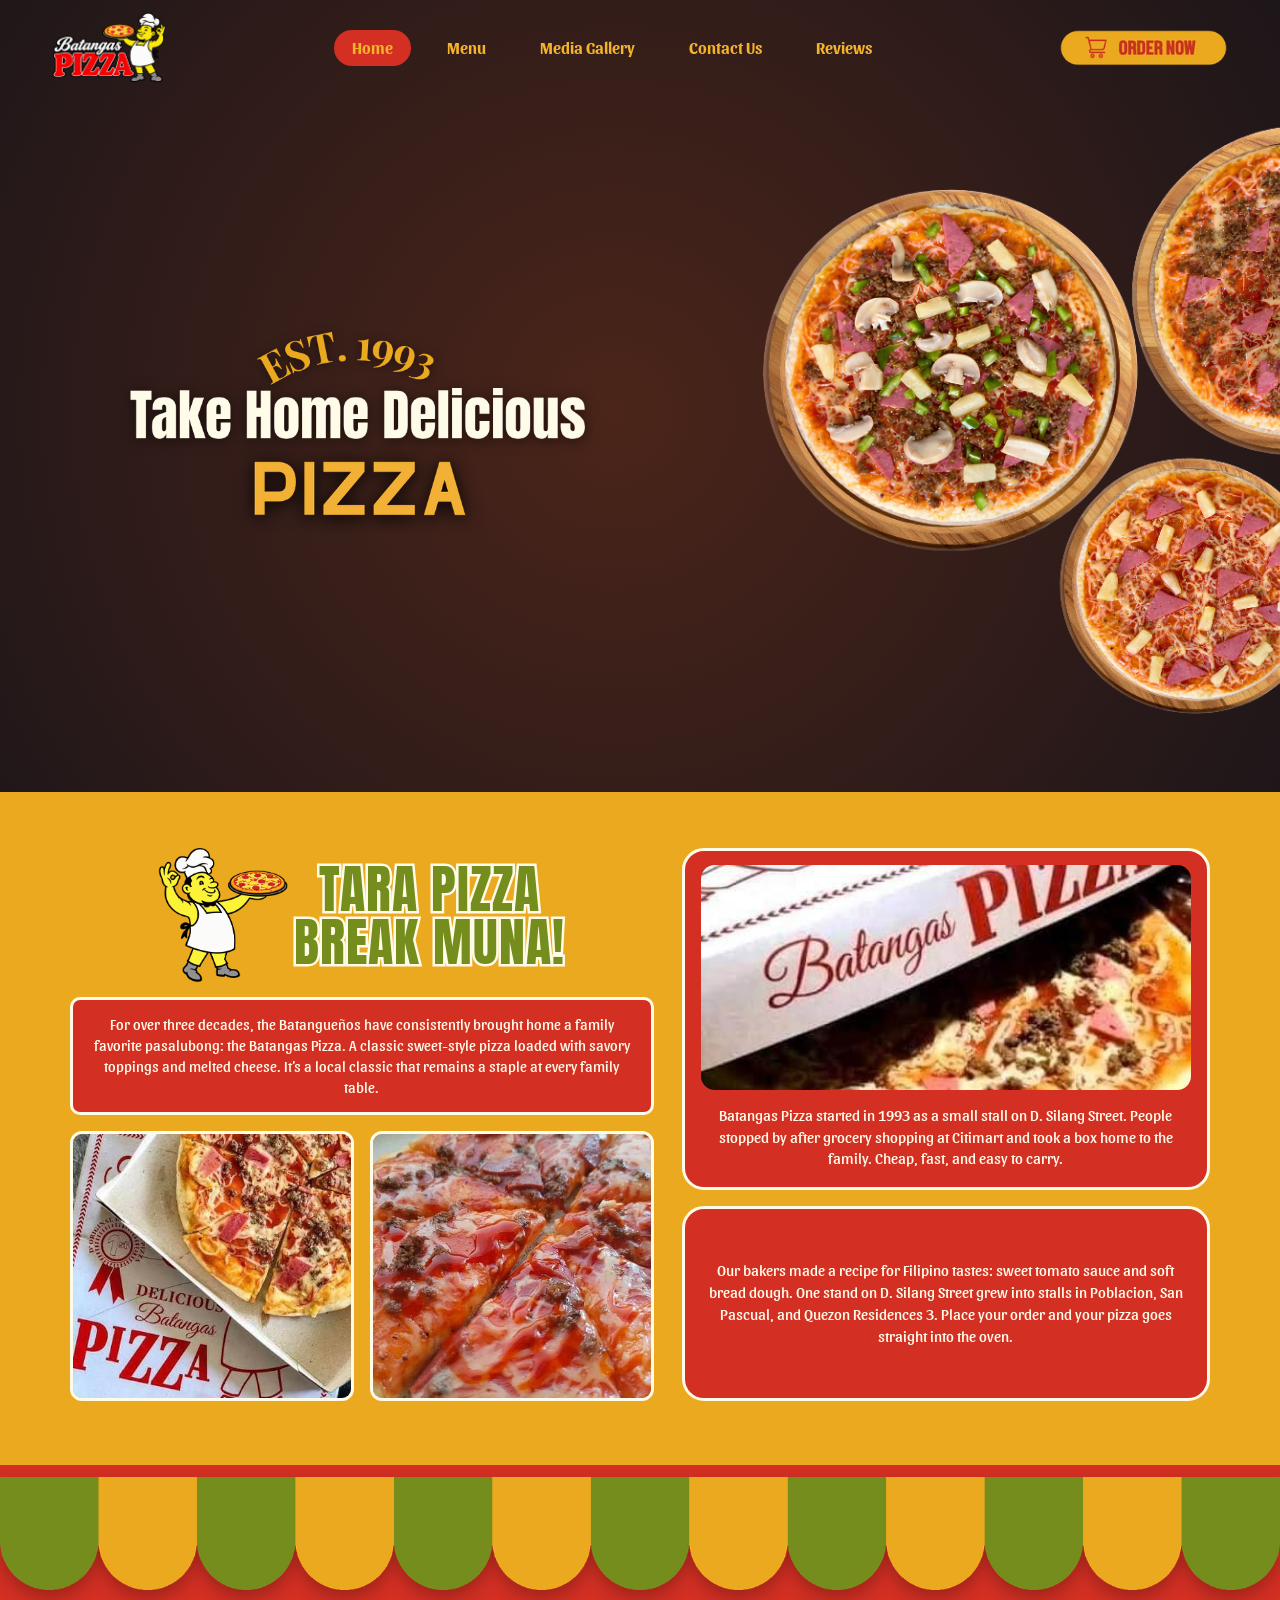
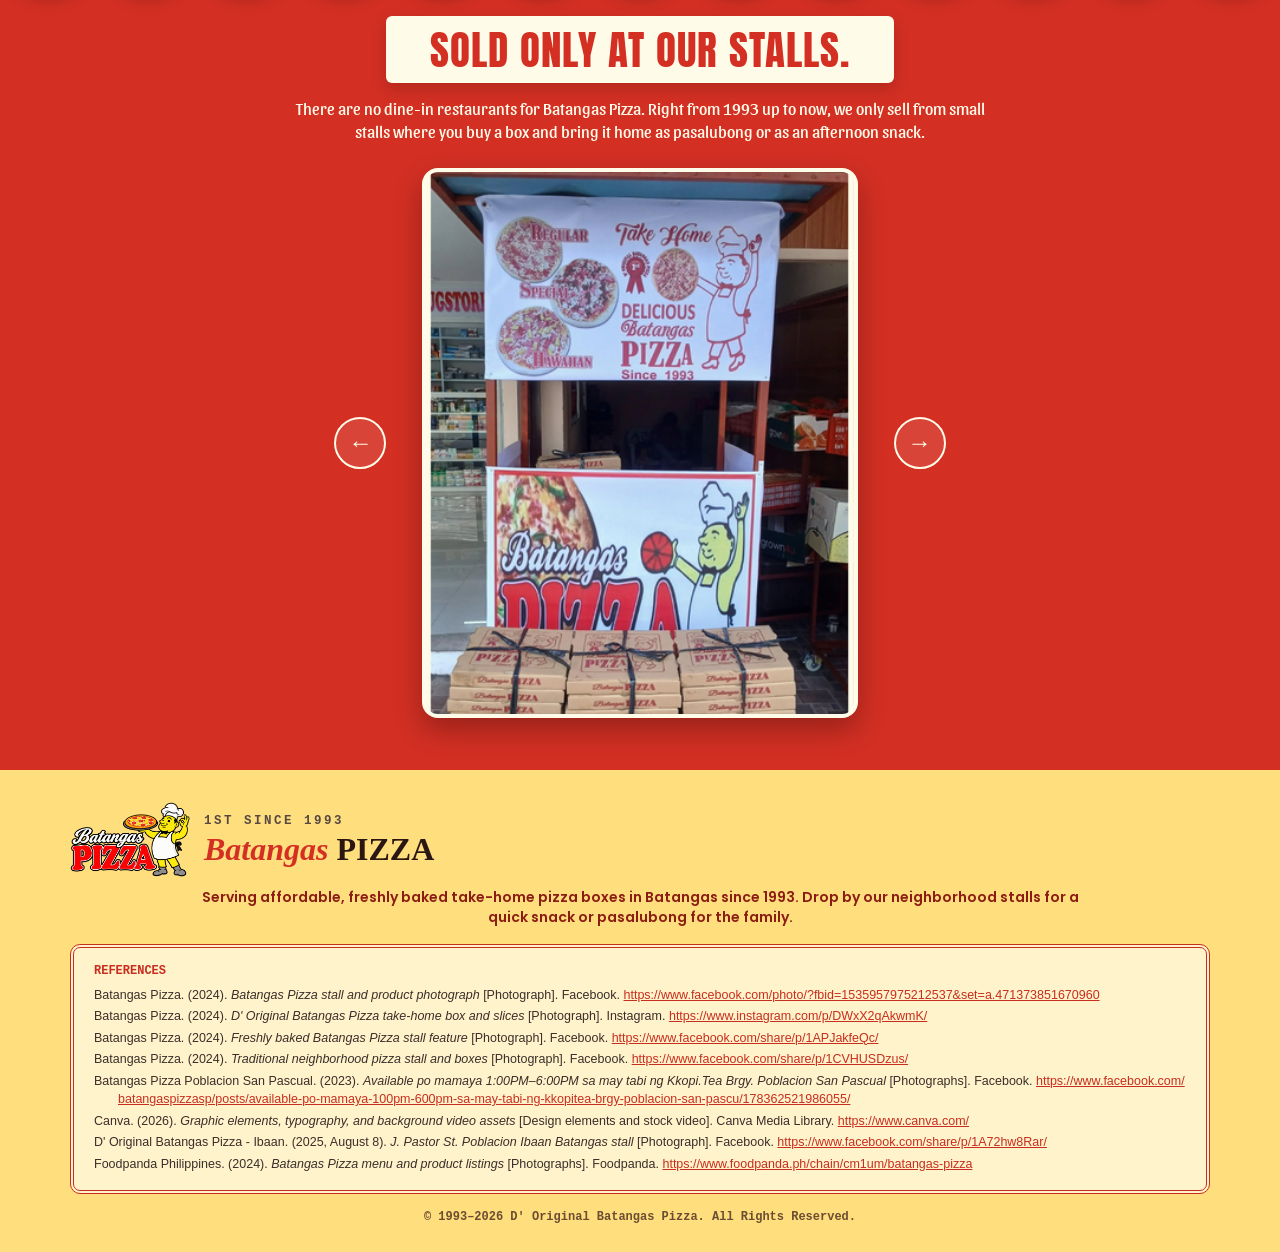
<file: index.html>
<!DOCTYPE html>
<!--Machine Problem 1-->

<html lang="en">
    <head>
        <meta charset="UTF-8">
        <meta name="viewport" content="width=device-width, initial-scale=1.0">
        <title>Batangas Pizza</title>
        <link rel="stylesheet" href="css/style.css">
        <script src= "https://code.jquery.com/jquery-3.7.1.min.js"></script>
        <script src="js/script.js"></script>
    </head>
    <body>

        <header class="iHeader" id="iHeader">
            <div class="headerInner">
                <a href="index.html" class="navLogo">
                    <img src="assets/images/index/logo.png" alt="Batangas Pizza Logo">
                </a>

                <nav class="iNavi">
                    <a href="index.html" class="activeNav">Home</a>
                    <a href="menu.html">Menu</a>
                    <a href="gallery.html">Media Gallery</a>
                    <a href="contact.html">Contact Us</a>
                    <a href="reviews.html">Reviews</a>
                </nav>

                <a href="menu.html" class="orderBtn">
                    <img src="assets/images/index/homeOrder.png" alt= "Order Now">
                </a>
            </div>
        </header>

        <main>

            <section class="heroSection">
                <video class="heroVideo" autoplay muted loop playsinline>
                    <source src="assets/images/index/homeBg1.mp4" type= "video/mp4">
                </video>
                <div class="heroOverlay"></div>

                <div class="heroContent">
                    <div class="heroLeft">
                        <img src="assets/images/index/homeEst.png" alt= "Est. 1993 Take Home Delicious" class="estImg" id="estImg">
                        <div class="batsWrap" id="batsWrap">
                            <img src="assets/images/index/homeBats.png" alt="Batangas" class="batsImg" id="batsImg">
                        </div>
                        <img src="assets/images/index/homePizza.png" alt="Pizza" class="pizzaImg" id="pizzaImg">
                    </div>

                    <div class="heroRight">
                        <img src="assets/images/index/homeThree.png" alt="Three Batangas Pizzas on Wooden Boards" class="threePizzas" id="threePizzas">
                    </div>
                </div>
            </section>

            <section class="taraSection" id="taraSection">
                <div class="taraContainer">
                    <div class="taraLeft">
                        <div class="taraHeader" id="taraHeader">
                            <img src="assets/images/index/h2Chef.png" alt="Batangas Pizza Chef Mascot" class="chefImg">
                            <h2 class="taraCssTitle">TARA PIZZA<br>BREAK MUNA!</h2>
                        </div>

                        <div class="taraBannerBox" id="taraBannerBox">
                            <p>
                                For over three decades, the Batangueños have consistently brought home a family favorite pasalubong: the Batangas Pizza. A classic sweet-style pizza loaded with savory toppings and melted cheese. It’s a local classic that remains a staple at every family table.
                            </p>
                        </div>

                        <div class="taraPhotosRow" id="taraPhotosRow">
                            <div class="taraPhotoBox">
                                <img src="assets/images/index/h2pizza1.png" alt="Batangas Pizza Box and Slices">
                            </div>
                            <div class="taraPhotoBox">
                                <img src="assets/images/index/h2pizza2.png" alt="Close-up of Batangas Pizza with Sweet Sauce">
                            </div>
                        </div>
                    </div>

                    <div class="taraRight">
                        <div class="storyCardTop" id="storyCardTop">
                            <div class="storyTopImgWrap">
                                <img src="assets/images/index/h2pizza3.png" alt="Freshly Baked Batangas Pizza in Box">
                            </div>
                            <p>
                                Batangas Pizza started in 1993 as a small stall on D. Silang Street. People stopped by after grocery shopping at Citimart and took a box home to the family. Cheap, fast, and easy to carry.
                            </p>
                        </div>

                        <div class="storyCardBot" id="storyCardBot">
                            <p>
                                Our bakers made a recipe for Filipino tastes: sweet tomato sauce and soft bread dough. One stand on D. Silang Street grew into stalls in Poblacion, San Pascual, and Quezon Residences 3. Place your order and your pizza goes straight into the oven.
                            </p>
                        </div>
                    </div>
                </div>
            </section>

            <section class="stallSection">
                <div class="awningStrip">
                    <img src="assets/images/index/h3Store.png" alt="Scalloped Stall Awning">
                </div>

                <div class="stallContent">
                    <div class="stallBanner">
                        <h2>SOLD ONLY AT OUR STALLS.</h2>
                    </div>

                    <p class="stallDesc">
                        There are no dine-in restaurants for Batangas Pizza. Right from 1993 up to now, we only sell from small stalls where you buy a box and bring it home as pasalubong or as an afternoon snack.
                    </p>

                    <div class= "stallCarousel">
                        <button type="button" class="arrowBtn" id="prevStallBtn" aria-label="Previous stall photo">&#8592;</button>

                        <div class= "stallFrame">
                            <img src="assets/images/index/h3stall1.png" alt="Batangas Pizza Stall 1" class="stallSlideImg">
                            <img src="assets/images/index/h3stall2.png" alt="Batangas Pizza Stall 2" class="stallSlideImg hiddenLayer">
                            <img src="assets/images/index/h3stall3.jpg" alt="Batangas Pizza Stall 3" class="stallSlideImg hiddenLayer">
                            <img src="assets/images/index/h3stall4.jpg" alt="Batangas Pizza Stall 4" class="stallSlideImg hiddenLayer">
                        </div>

                        <button type= "button" class="arrowBtn" id="nextStallBtn" aria-label="Next stall photo">&#8594;</button>
                    </div>
                </div>
            </section>

        </main>

        <footer class="iFooter">
            <div class="footerTop">
                <div class="footerBrand">
                    <div class="branding">
                        <img src="assets/images/index/logo.png" alt="Batangas Pizza Logo">
                        <div class="bText">
                            <span class="estText">1ST SINCE 1993</span>
                            <span class="bName"><em>Batangas</em> PIZZA</span>
                        </div>
                    </div>
                    <p class="footerTagline">
                        Serving affordable, freshly baked take-home pizza boxes in Batangas since 1993. Drop by our neighborhood stalls for a quick snack or pasalubong for the family.
                    </p>
                </div>
            </div>

            <div class="apaBox">
                <h4>References</h4>
                <ul class="apaList">
                    <li>Batangas Pizza. (2024). <em>Batangas Pizza stall and product photograph</em> [Photograph]. Facebook. <a href="https://www.facebook.com/photo/?fbid=1535957975212537&amp;set=a.471373851670960" target="_blank">https://www.facebook.com/photo/?fbid=1535957975212537&amp;set=a.471373851670960</a></li>
                    <li>Batangas Pizza. (2024). <em>D' Original Batangas Pizza take-home box and slices</em> [Photograph]. Instagram. <a href="https://www.instagram.com/p/DWxX2qAkwmK/" target="_blank">https://www.instagram.com/p/DWxX2qAkwmK/</a></li>
                    <li>Batangas Pizza. (2024). <em>Freshly baked Batangas Pizza stall feature</em> [Photograph]. Facebook. <a href="https://www.facebook.com/share/p/1APJakfeQc/" target="_blank">https://www.facebook.com/share/p/1APJakfeQc/</a></li>
                    <li>Batangas Pizza. (2024). <em>Traditional neighborhood pizza stall and boxes</em> [Photograph]. Facebook. <a href="https://www.facebook.com/share/p/1CVHUSDzus/" target="_blank">https://www.facebook.com/share/p/1CVHUSDzus/</a></li>
                    <li>Batangas Pizza Poblacion San Pascual. (2023). <em>Available po mamaya 1:00PM–6:00PM sa may tabi ng Kkopi.Tea Brgy. Poblacion San Pascual</em> [Photographs]. Facebook. <a href="https://www.facebook.com/batangaspizzasp/posts/available-po-mamaya-100pm-600pm-sa-may-tabi-ng-kkopitea-brgy-poblacion-san-pascu/178362521986055/" target="_blank">https://www.facebook.com/batangaspizzasp/posts/available-po-mamaya-100pm-600pm-sa-may-tabi-ng-kkopitea-brgy-poblacion-san-pascu/178362521986055/</a></li>
                    <li>Canva. (2026). <em>Graphic elements, typography, and background video assets</em> [Design elements and stock video]. Canva Media Library. <a href="https://www.canva.com/" target="_blank">https://www.canva.com/</a></li>
                    <li>D' Original Batangas Pizza - Ibaan. (2025, August 8). <em>J. Pastor St. Poblacion Ibaan Batangas stall</em> [Photograph]. Facebook. <a href="https://www.facebook.com/share/p/1A72hw8Rar/" target="_blank">https://www.facebook.com/share/p/1A72hw8Rar/</a></li>
                    <li>Foodpanda Philippines. (2024). <em>Batangas Pizza menu and product listings</em> [Photographs]. Foodpanda. <a href="https://www.foodpanda.ph/chain/cm1um/batangas-pizza" target="_blank">https://www.foodpanda.ph/chain/cm1um/batangas-pizza</a></li>
                </ul>
            </div>

            <div class="copyright">
                <span>© 1993–2026 D' Original Batangas Pizza. All Rights Reserved.</span>
            </div>
        </footer>

    </body>
</html>
</file>
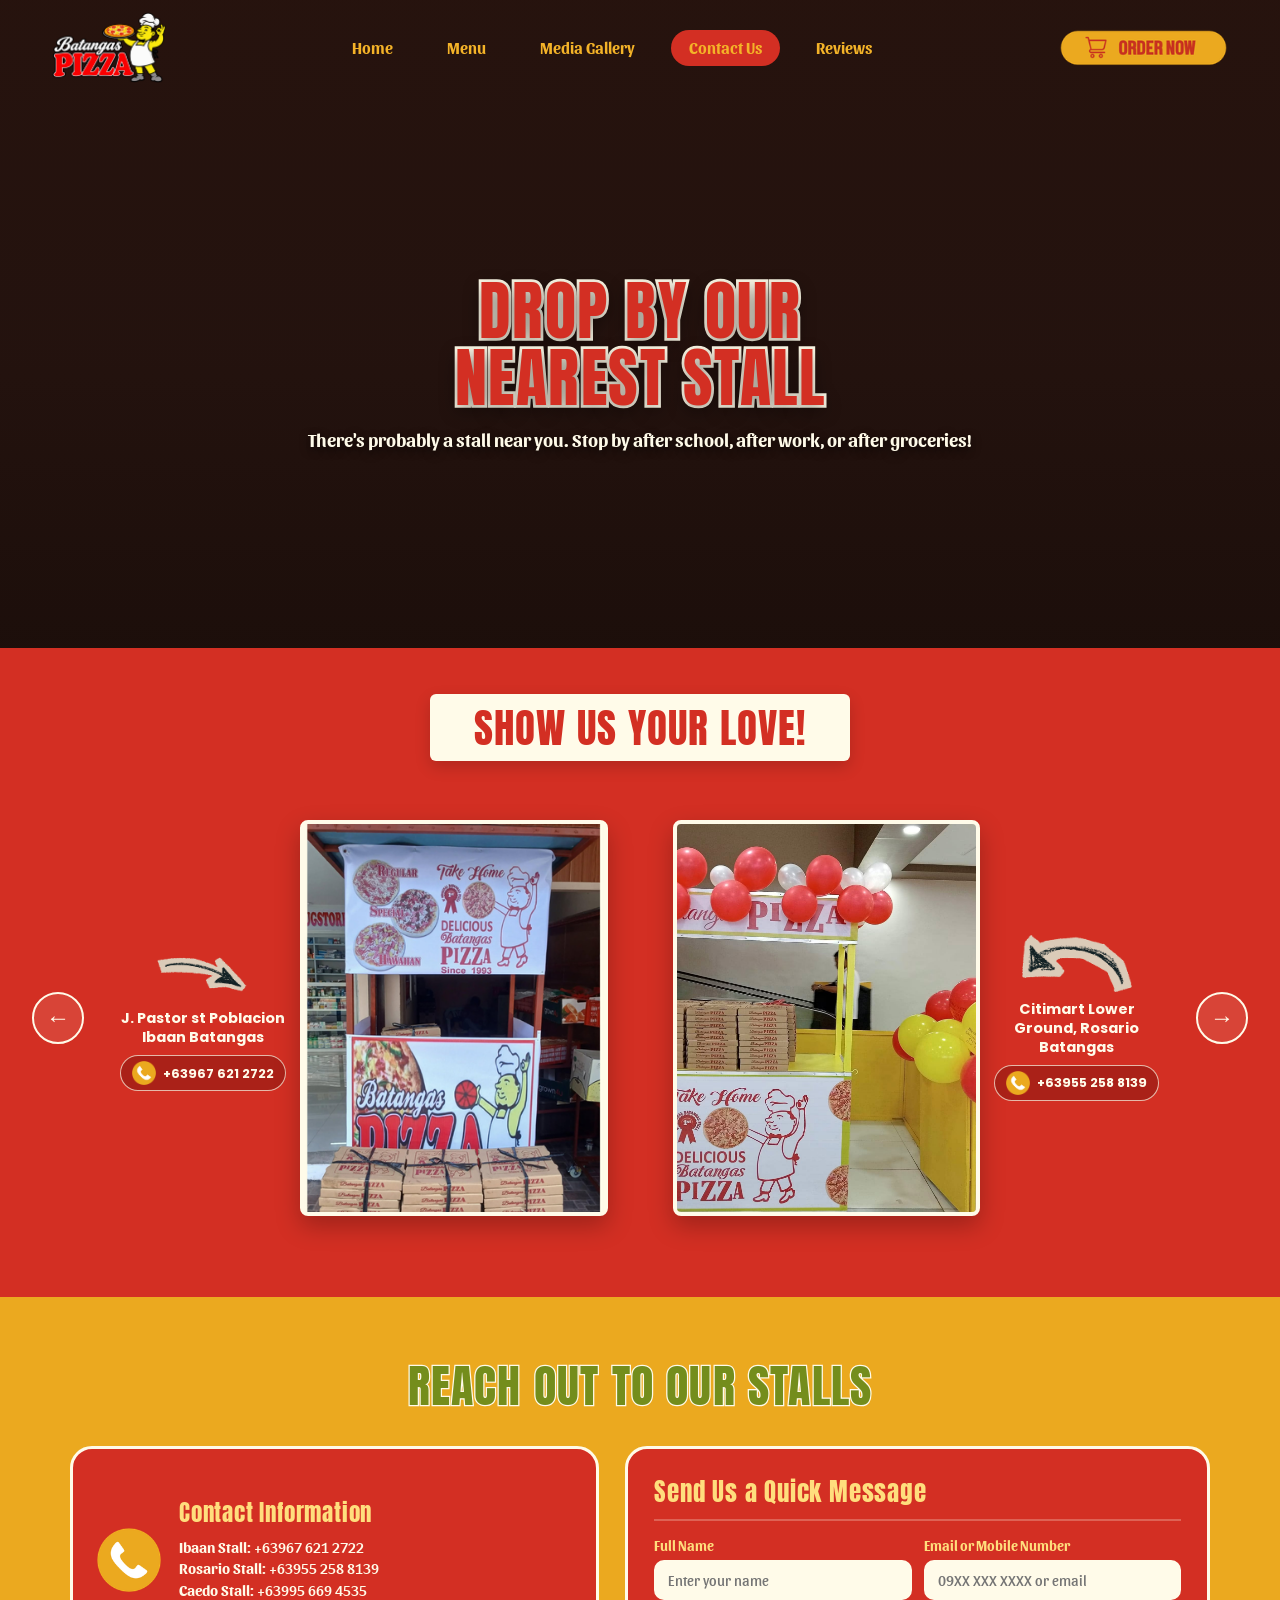
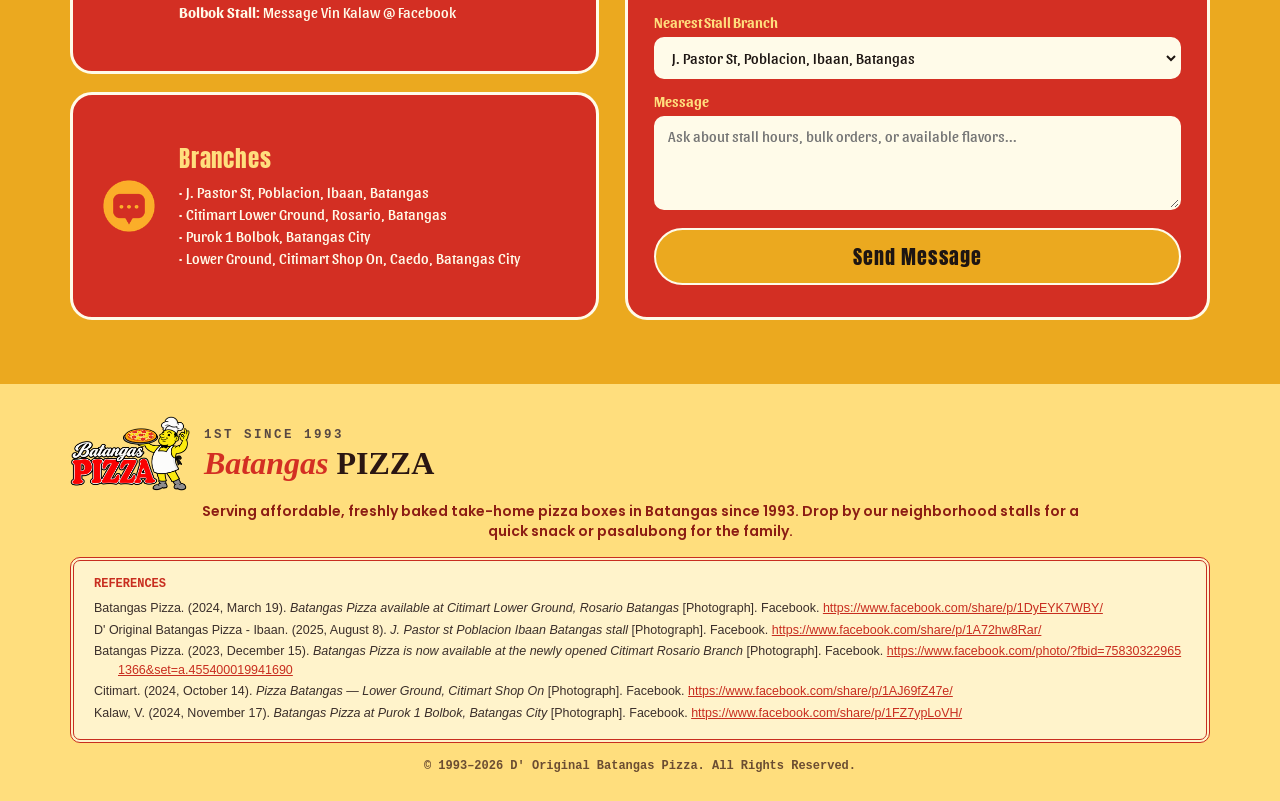
<file: contact.html>
<!DOCTYPE html>
<!--Machine Problem 1-->

<html lang="en">
    <head>
        <meta charset="UTF-8">
        <meta name="viewport" content="width=device-width, initial-scale=1.0">
        <title>Contact Us - Batangas Pizza</title>
        <link rel="stylesheet" href="css/style.css">
        <script src="https://code.jquery.com/jquery-3.7.1.min.js"></script>
        <script src="js/script.js"></script>
    </head>
    <body>

        <header class="iHeader" id="iHeader">
            <div class="headerInner">
                <a href="index.html" class="navLogo">
                    <img src="assets/images/index/logo.png" alt="Batangas Pizza Logo">
                </a>

                <nav class="iNavi">
                    <a href="index.html">Home</a>
                    <a href="menu.html">Menu</a>
                    <a href="gallery.html">Media Gallery</a>
                    <a href="contact.html" class="activeNav">Contact Us</a>
                    <a href="reviews.html">Reviews</a>
                </nav>

                <a href="menu.html#orderSection" class="orderBtn">
                    <img src="assets/images/index/homeOrder.png" alt="Order Now">
                </a>
            </div>
        </header>

        <main>

            <section class="contactHeroSection">
                <video class="heroVideo" autoplay muted loop playsinline>
                    <source src="assets/images/contact/bgStall.mp4" type="video/mp4">
                </video>
                <div class="contactHeroOverlay"></div>

                <div class="contactHeroContent" id="contactHeroContent">
                    <h1 class="contactHeroTitle">DROP BY OUR<br>NEAREST STALL</h1>
                    <p class="contactHeroDesc">
                        There's probably a stall near you. Stop by after school, after work, or after groceries!
                    </p>
                </div>
            </section>

            <section class="loveSection" id="loveSection">
                <div class="loveContainer">
                    <div class="stallBanner">
                        <h2>SHOW US YOUR LOVE!</h2>
                    </div>

                    <div class="loveCarouselWrap">
                        <button type="button" class="arrowBtn" id="prevLoveBtn" aria-label="Previous stall locations">&#8592;</button>

                        <div class="loveStage">
                            <div class="loveSlide">
                                <div class="lovePairGrid">
                                    <div class="loveSpot leftSpot">
                                        <div class="spotPointer leftTopPointer">
                                            <img src="assets/images/contact/arrow2.png" alt="Arrow pointing to Ibaan stall" class="doodleArrow">
                                            <span class="spotAddress">J. Pastor st Poblacion<br>Ibaan Batangas</span>
                                            <div class="spotContactBadge">
                                                <img src="assets/images/contact/callIcon.png" alt="Phone">
                                                <span>+63967 621 2722</span>
                                            </div>
                                        </div>
                                        <div class="lovePhotoFrame">
                                            <img src="assets/images/contact/stall1.png" alt="J. Pastor St Poblacion Ibaan Batangas Stall">
                                        </div>
                                    </div>

                                    <div class="loveSpot rightSpot">
                                        <div class="lovePhotoFrame">
                                            <img src="assets/images/contact/stall2.jpeg" alt="Citimart Lower Ground Rosario Batangas Stall">
                                        </div>
                                        <div class="spotPointer rightMidPointer">
                                            <img src="assets/images/contact/arrow1.png" alt="Arrow pointing to Rosario stall" class="doodleArrow">
                                            <span class="spotAddress">Citimart Lower<br>Ground, Rosario<br>Batangas</span>
                                            <div class="spotContactBadge">
                                                <img src="assets/images/contact/callIcon.png" alt="Phone">
                                                <span>+63955 258 8139</span>
                                            </div>
                                        </div>
                                    </div>
                                </div>
                            </div>

                            <div class="loveSlide hiddenLayer">
                                <div class="lovePairGrid">
                                    <div class="loveSpot leftSpot">
                                        <div class="spotPointer leftTriplePointer">
                                            <span class="spotAddress">Purok 1 Bolbok,<br>Batangas City</span>
                                            <div class="spotContactBadge">
                                                <img src="assets/images/contact/msgIcon.png" alt="Facebook Message">
                                                <span>Message Vin Kalaw<br>@ Facebook</span>
                                            </div>
                                            <img src="assets/images/contact/arrow3.png" alt="Arrows pointing to Bolbok stall" class="doodleArrow tallArrow flipArrow">
                                        </div>
                                        <div class="lovePhotoFrame">
                                            <img src="assets/images/contact/stall3.jpg" alt="Purok 1 Bolbok Batangas City Stall">
                                        </div>
                                    </div>

                                    <div class="loveSpot rightSpot">
                                        <div class="lovePhotoFrame">
                                            <img src="assets/images/contact/stall4.jpg" alt="Lower Ground Citimart Shop On Caedo Batangas City Stall">
                                        </div>
                                        <div class="spotPointer rightCurvedPointer">
                                            <span class="spotAddress">Lower Ground,<br>Citimart Shop On,<br>Caedo, Batangas City</span>
                                            <div class="spotContactBadge">
                                                <img src="assets/images/contact/callIcon.png" alt="Phone">
                                                <span>+63995 669 4535</span>
                                            </div>
                                            <img src="assets/images/contact/arrow4.png" alt="Arrow pointing to Citimart Shop On stall" class="doodleArrow flipArrow">
                                        </div>
                                    </div>
                                </div>
                            </div>
                        </div>

                        <button type="button" class="arrowBtn" id="nextLoveBtn" aria-label="Next stall locations">&#8594;</button>
                    </div>
                </div>
            </section>

            <section class="contactInfoSection" id="contactInfoSection">
                <div class="contactInfoContainer">
                    <h2 class="contactMainTitle">REACH OUT TO OUR STALLS</h2>

                    <div class="contactGrid">
                        <div class="contactDetailsCard">
                            <div class="contactMethodBox">
                                <img src="assets/images/contact/callIcon.png" alt="Contact Information" class="contactCircleIcon">
                                <div class="contactMethodText">
                                    <h3>Contact Information</h3>
                                    <p><strong>Ibaan Stall:</strong> +63967 621 2722</p>
                                    <p><strong>Rosario Stall:</strong> +63955 258 8139</p>
                                    <p><strong>Caedo Stall:</strong> +63995 669 4535</p>
                                    <p><strong>Bolbok Stall:</strong> Message Vin Kalaw @ Facebook</p>
                                </div>
                            </div>

                            <div class="contactMethodBox">
                                <img src="assets/images/contact/msgIcon.png" alt="Branches" class="contactCircleIcon">
                                <div class="contactMethodText">
                                    <h3>Branches</h3>
                                    <p>• J. Pastor St, Poblacion, Ibaan, Batangas</p>
                                    <p>• Citimart Lower Ground, Rosario, Batangas</p>
                                    <p>• Purok 1 Bolbok, Batangas City</p>
                                    <p>• Lower Ground, Citimart Shop On, Caedo, Batangas City</p>
                                </div>
                            </div>
                        </div>

                        <div class="contactFormCard">
                            <h3 class="cardHeading">Send Us a Quick Message</h3>

                            <form id="contactMessageForm" class="contactForm">
                                <div class="inputRow">
                                    <div class="inputGroup">
                                        <label for="contactName">Full Name</label>
                                        <input type="text" id="contactName" placeholder="Enter your name">
                                    </div>
                                    <div class="inputGroup">
                                        <label for="contactEmail">Email or Mobile Number</label>
                                        <input type="text" id="contactEmail" placeholder="09XX XXX XXXX or email">
                                    </div>
                                </div>

                                <div class="inputGroup">
                                    <label for="contactBranch">Nearest Stall Branch</label>
                                    <select id="contactBranch">
                                        <option value="J. Pastor St, Poblacion, Ibaan, Batangas">J. Pastor St, Poblacion, Ibaan, Batangas</option>
                                        <option value="Citimart Lower Ground, Rosario, Batangas">Citimart Lower Ground, Rosario, Batangas</option>
                                        <option value="Purok 1 Bolbok, Batangas City">Purok 1 Bolbok, Batangas City</option>
                                        <option value="Lower Ground, Citimart Shop On, Caedo, Batangas City">Lower Ground, Citimart Shop On, Caedo, Batangas City</option>
                                    </select>
                                </div>

                                <div class="inputGroup">
                                    <label for="contactMsg">Message</label>
                                    <textarea id="contactMsg" rows="4" placeholder="Ask about stall hours, bulk orders, or available flavors..."></textarea>
                                </div>

                                <button type="submit" class="submitGoldBtn">Send Message</button>
                                <p class="feedbackMsg" id="contactFeedback"></p>
                            </form>
                        </div>
                    </div>
                </div>
            </section>

        </main>
        <footer class="iFooter">
            <div class="footerTop">
                <div class="footerBrand">
                    <div class="branding">
                        <img src="assets/images/index/logo.png" alt="Batangas Pizza Logo">
                        <div class="bText">
                            <span class="estText">1ST SINCE 1993</span>
                            <span class="bName"><em>Batangas</em> PIZZA</span>
                        </div>
                    </div>
                    <p class="footerTagline">
                        Serving affordable, freshly baked take-home pizza boxes in Batangas since 1993. Drop by our neighborhood stalls for a quick snack or pasalubong for the family.
                    </p>
                </div>
            </div>

            <div class="apaBox">
                <h4>References</h4>
                <ul class="apaList">
                    <li>Batangas Pizza. (2024, March 19). <em>Batangas Pizza available at Citimart Lower Ground, Rosario Batangas</em> [Photograph]. Facebook. <a href="https://www.facebook.com/share/p/1DyEYK7WBY/" target="_blank">https://www.facebook.com/share/p/1DyEYK7WBY/</a></li>
                    <li>D' Original Batangas Pizza - Ibaan. (2025, August 8). <em>J. Pastor st Poblacion Ibaan Batangas stall</em> [Photograph]. Facebook. <a href="https://www.facebook.com/share/p/1A72hw8Rar/" target="_blank">https://www.facebook.com/share/p/1A72hw8Rar/</a></li>
                    <li>Batangas Pizza. (2023, December 15). <em>Batangas Pizza is now available at the newly opened Citimart Rosario Branch</em> [Photograph]. Facebook. <a href="https://www.facebook.com/photo/?fbid=758303229651366&amp;set=a.455400019941690" target="_blank">https://www.facebook.com/photo/?fbid=758303229651366&amp;set=a.455400019941690</a></li>
                    <li>Citimart. (2024, October 14). <em>Pizza Batangas — Lower Ground, Citimart Shop On</em> [Photograph]. Facebook. <a href="https://www.facebook.com/share/p/1AJ69fZ47e/" target="_blank">https://www.facebook.com/share/p/1AJ69fZ47e/</a></li>
                    <li>Kalaw, V. (2024, November 17). <em>Batangas Pizza at Purok 1 Bolbok, Batangas City</em> [Photograph]. Facebook. <a href="https://www.facebook.com/share/p/1FZ7ypLoVH/" target="_blank">https://www.facebook.com/share/p/1FZ7ypLoVH/</a></li>
                </ul>
            </div>

            <div class="copyright">
                <span>© 1993–2026 D' Original Batangas Pizza. All Rights Reserved.</span>
            </div>
        </footer>

    </body>
</html>
</file>
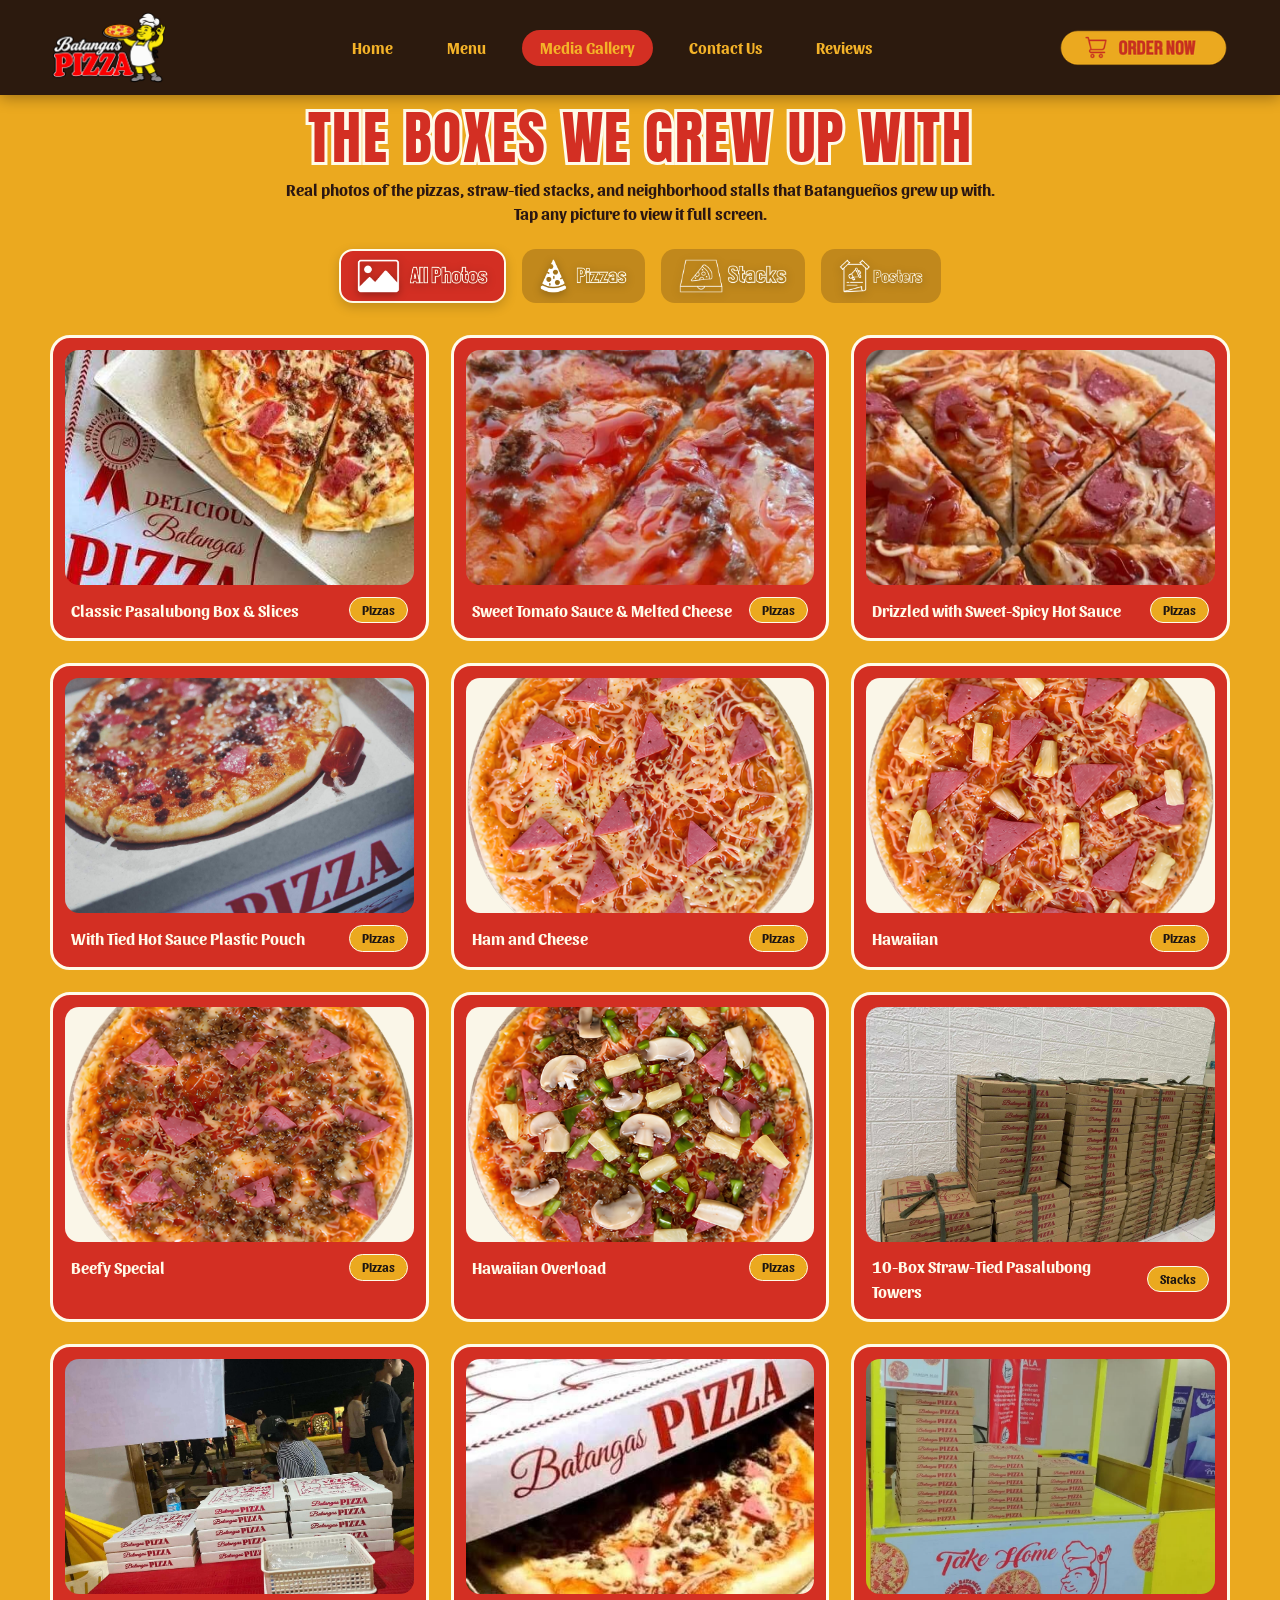
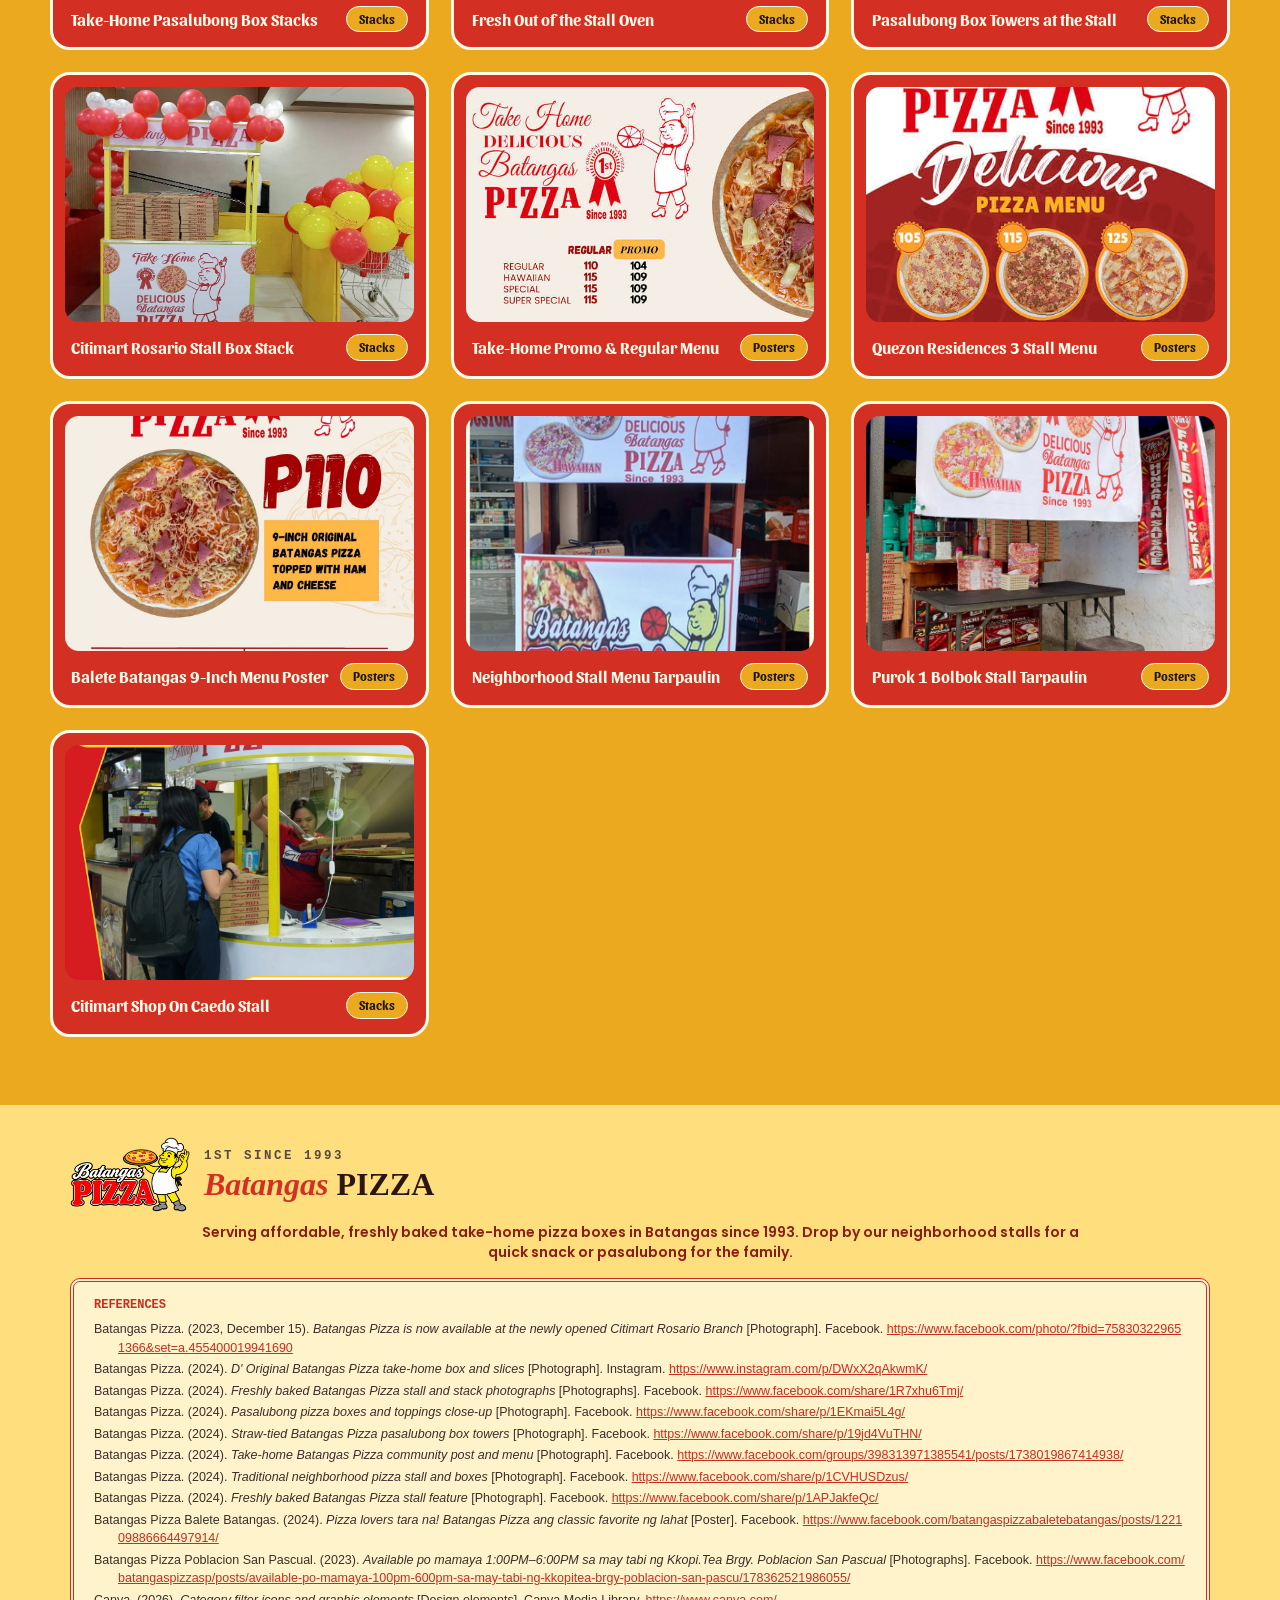
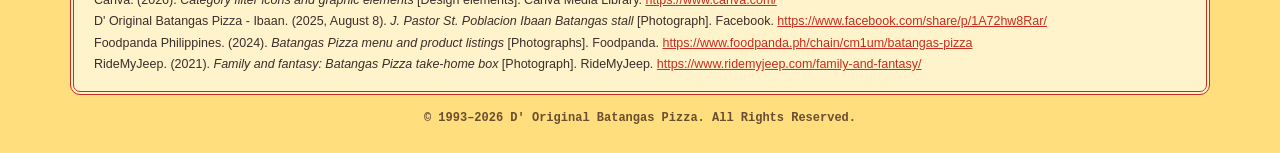
<file: gallery.html>
<!DOCTYPE html>
<!--Machine Problem 1-->

<html lang="en">
    <head>
        <meta charset="UTF-8">
        <meta name="viewport" content="width=device-width, initial-scale=1.0">
        <title>Media Gallery - Batangas Pizza</title>
        <link rel="stylesheet" href="css/style.css">
        <script src="https://code.jquery.com/jquery-3.7.1.min.js"></script>
        <script src="js/script.js"></script>
    </head>
    <body>

        <header class="iHeader innerHeader" id="iHeader">
            <div class="headerInner">
                <a href="index.html" class="navLogo">
                    <img src="assets/images/index/logo.png" alt="Batangas Pizza Logo">
                </a>

                <nav class="iNavi">
                    <a href="index.html">Home</a>
                    <a href="menu.html">Menu</a>
                    <a href="gallery.html" class="activeNav">Media Gallery</a>
                    <a href="contact.html">Contact Us</a>
                    <a href="reviews.html">Reviews</a>
                </nav>

                <a href="menu.html#orderSection" class="orderBtn">
                    <img src="assets/images/index/homeOrder.png" alt="Order Now">
                </a>
            </div>
        </header>

        <main>

            <section class="gallerySection" id="gallerySection">
                <div class="galleryContainer">
                    <div class="galleryHeroHeader">
                        <h1 class="galleryTitle">THE BOXES WE GREW UP WITH</h1>
                        <p class="gallerySubtitle">
                            Real photos of the pizzas, straw-tied stacks, and neighborhood stalls that Batangueños grew up with. Tap any picture to view it full screen.
                        </p>

                        <div class="galleryFilterBar">
                            <button type="button" class="galleryFilterBtn activeFilter" data-filter="all">
                                <img src="assets/images/gallery/allPhotos.png" alt="All Photos">
                            </button>
                            <button type="button" class="galleryFilterBtn" data-filter="pizzas">
                                <img src="assets/images/gallery/pizzaIcon.png" alt="Pizzas">
                            </button>
                            <button type="button" class="galleryFilterBtn" data-filter="stacks">
                                <img src="assets/images/gallery/stackIcon.png" alt="Stacks">
                            </button>
                            <button type="button" class="galleryFilterBtn" data-filter="posters">
                                <img src="assets/images/gallery/posterIcon.png" alt="Posters">
                            </button>
                        </div>
                    </div>

                    <div class="galleryGrid" id="galleryGrid">
                        <!--pizza categ-->
                        <div class="galleryItem" data-category="pizzas">
                            <div class="galleryImgWrap">
                                <img src="assets/images/gallery/pizzas/display1.jpeg" alt="Classic Batangas Pizza Box and Slices">
                            </div>
                            <div class="galleryCaption">
                                <h3>Classic Pasalubong Box &amp; Slices</h3>
                                <span>Pizzas</span>
                            </div>
                        </div>

                        <div class="galleryItem" data-category="pizzas">
                            <div class="galleryImgWrap">
                                <img src="assets/images/gallery/pizzas/display6.jpg" alt="Sweet Tomato Sauce and Melted Cheese Slices">
                            </div>
                            <div class="galleryCaption">
                                <h3>Sweet Tomato Sauce &amp; Melted Cheese</h3>
                                <span>Pizzas</span>
                            </div>
                        </div>

                        <div class="galleryItem" data-category="pizzas">
                            <div class="galleryImgWrap">
                                <img src="assets/images/gallery/pizzas/display7.jpg" alt="Batangas Pizza Drizzled with Sweet-Spicy Hot Sauce">
                            </div>
                            <div class="galleryCaption">
                                <h3>Drizzled with Sweet-Spicy Hot Sauce</h3>
                                <span>Pizzas</span>
                            </div>
                        </div>

                        <div class="galleryItem" data-category="pizzas">
                            <div class="galleryImgWrap">
                                <img src="assets/images/gallery/pizzas/display9.jpg" alt="Freshly Baked Batangas Pizza with Tied Hot Sauce Pouch">
                            </div>
                            <div class="galleryCaption">
                                <h3>With Tied Hot Sauce Plastic Pouch</h3>
                                <span>Pizzas</span>
                            </div>
                        </div>

                        <div class="galleryItem" data-category="pizzas">
                            <div class="galleryImgWrap">
                                <img src="assets/images/menu/hamNChiz.png" alt="Ham and Cheese Pizza">
                            </div>
                            <div class="galleryCaption">
                                <h3>Ham and Cheese</h3>
                                <span>Pizzas</span>
                            </div>
                        </div>

                        <div class="galleryItem" data-category="pizzas">
                            <div class="galleryImgWrap">
                                <img src="assets/images/menu/hawaiian.png" alt="Hawaiian Pizza">
                            </div>
                            <div class="galleryCaption">
                                <h3>Hawaiian</h3>
                                <span>Pizzas</span>
                            </div>
                        </div>

                        <div class="galleryItem" data-category="pizzas">
                            <div class="galleryImgWrap">
                                <img src="assets/images/menu/beefySpecial.png" alt="Beefy Special Pizza">
                            </div>
                            <div class="galleryCaption">
                                <h3>Beefy Special</h3>
                                <span>Pizzas</span>
                            </div>
                        </div>

                        <div class="galleryItem" data-category="pizzas">
                            <div class="galleryImgWrap">
                                <img src="assets/images/menu/overload.png" alt="Hawaiian Overload Pizza">
                            </div>
                            <div class="galleryCaption">
                                <h3>Hawaiian Overload</h3>
                                <span>Pizzas</span>
                            </div>
                        </div>

                        <!--stacks-->
                        <div class="galleryItem" data-category="stacks">
                            <div class="galleryImgWrap">
                                <img src="assets/images/gallery/stacks/display2.jpg" alt="10-Box Straw-Tied Pasalubong Towers">
                            </div>
                            <div class="galleryCaption">
                                <h3>10-Box Straw-Tied Pasalubong Towers</h3>
                                <span>Stacks</span>
                            </div>
                        </div>

                        <div class="galleryItem" data-category="stacks">
                            <div class="galleryImgWrap">
                                <img src="assets/images/gallery/stacks/display3.jpg" alt="White Batangas Pizza Take-Home Box Stacks">
                            </div>
                            <div class="galleryCaption">
                                <h3>Take-Home Pasalubong Box Stacks</h3>
                                <span>Stacks</span>
                            </div>
                        </div>

                        <div class="galleryItem" data-category="stacks">
                            <div class="galleryImgWrap">
                                <img src="assets/images/index/h2pizza3.png" alt="Freshly Baked Batangas Pizza in Take-Home Box">
                            </div>
                            <div class="galleryCaption">
                                <h3>Fresh Out of the Stall Oven</h3>
                                <span>Stacks</span>
                            </div>
                        </div>

                        <div class="galleryItem" data-category="stacks">
                            <div class="galleryImgWrap">
                                <img src="assets/images/index/h3stall2.png" alt="Pasalubong Box Towers at the Stall">
                            </div>
                            <div class="galleryCaption">
                                <h3>Pasalubong Box Towers at the Stall</h3>
                                <span>Stacks</span>
                            </div>
                        </div>

                        <div class="galleryItem" data-category="stacks">
                            <div class="galleryImgWrap">
                                <img src="assets/images/contact/stall2.jpeg" alt="Citimart Rosario Opening Stall Stack">
                            </div>
                            <div class="galleryCaption">
                                <h3>Citimart Rosario Stall Box Stack</h3>
                                <span>Stacks</span>
                            </div>
                        </div>

                        <!--posters-->
                        <div class="galleryItem" data-category="posters">
                            <div class="galleryImgWrap">
                                <img src="assets/images/gallery/posters/menu1.jpeg" alt="Take Home Promo and Regular Menu Poster">
                            </div>
                            <div class="galleryCaption">
                                <h3>Take-Home Promo &amp; Regular Menu</h3>
                                <span>Posters</span>
                            </div>
                        </div>

                        <div class="galleryItem" data-category="posters">
                            <div class="galleryImgWrap">
                                <img src="assets/images/gallery/posters/menu2.jpeg" alt="Quezon Residences 3 Stall Menu Poster">
                            </div>
                            <div class="galleryCaption">
                                <h3>Quezon Residences 3 Stall Menu</h3>
                                <span>Posters</span>
                            </div>
                        </div>

                        <div class="galleryItem" data-category="posters">
                            <div class="galleryImgWrap">
                                <img src="assets/images/gallery/posters/menu3.jpg" alt="Balete Batangas 9-Inch Original Menu Poster">
                            </div>
                            <div class="galleryCaption">
                                <h3>Balete Batangas 9-Inch Menu Poster</h3>
                                <span>Posters</span>
                            </div>
                        </div>

                        <div class="galleryItem" data-category="posters">
                            <div class="galleryImgWrap">
                                <img src="assets/images/index/h3stall1.png" alt="Neighborhood Stall Menu Tarpaulin">
                            </div>
                            <div class="galleryCaption">
                                <h3>Neighborhood Stall Menu Tarpaulin</h3>
                                <span>Posters</span>
                            </div>
                        </div>

                        <div class="galleryItem" data-category="posters">
                            <div class="galleryImgWrap">
                                <img src="assets/images/index/h3stall3.jpg" alt="Purok 1 Bolbok Batangas City Stall">
                            </div>
                            <div class="galleryCaption">
                                <h3>Purok 1 Bolbok Stall Tarpaulin</h3>
                                <span>Posters</span>
                            </div>
                        </div>

                        <div class="galleryItem" data-category="stacks">
                            <div class="galleryImgWrap">
                                <img src="assets/images/index/h3stall4.jpg" alt="Lower Ground Citimart Shop On Caedo Stall">
                            </div>
                            <div class="galleryCaption">
                                <h3>Citimart Shop On Caedo Stall</h3>
                                <span>Stacks</span>
                            </div>
                        </div>
                    </div>
                </div>
            </section>

            <div class="lightboxModal hiddenModal" id="lightboxModal">
                <button type="button" class="lightboxCloseBtn" id="lightboxCloseBtn" aria-label="Close full screen view">&times;</button>
                <button type="button" class="lightboxNavBtn lightboxPrevBtn" id="lightboxPrevBtn" aria-label="Previous photo">&#8592;</button>

                <div class="lightboxInner">
                    <div class="lightboxFrame">
                        <img src="assets/images/gallery/pizzas/display1.jpeg" alt="Full Screen Preview" id="lightboxImg">
                    </div>
                    <p class="lightboxText" id="lightboxText">Classic Pasalubong Box &amp; Slices</p>
                </div>

                <button type="button" class="lightboxNavBtn lightboxNextBtn" id="lightboxNextBtn" aria-label="Next photo">&#8594;</button>
            </div>

        </main>

        <footer class="iFooter">
            <div class="footerTop">
                <div class="footerBrand">
                    <div class="branding">
                        <img src="assets/images/index/logo.png" alt="Batangas Pizza Logo">
                        <div class="bText">
                            <span class="estText">1ST SINCE 1993</span>
                            <span class="bName"><em>Batangas</em> PIZZA</span>
                        </div>
                    </div>
                    <p class="footerTagline">
                        Serving affordable, freshly baked take-home pizza boxes in Batangas since 1993. Drop by our neighborhood stalls for a quick snack or pasalubong for the family.
                    </p>
                </div>
            </div>

            <div class="apaBox">
                <h4>References</h4>
                <ul class="apaList">
                    <li>Batangas Pizza. (2023, December 15). <em>Batangas Pizza is now available at the newly opened Citimart Rosario Branch</em> [Photograph]. Facebook. <a href="https://www.facebook.com/photo/?fbid=758303229651366&amp;set=a.455400019941690" target="_blank">https://www.facebook.com/photo/?fbid=758303229651366&amp;set=a.455400019941690</a></li>
                    <li>Batangas Pizza. (2024). <em>D' Original Batangas Pizza take-home box and slices</em> [Photograph]. Instagram. <a href="https://www.instagram.com/p/DWxX2qAkwmK/" target="_blank">https://www.instagram.com/p/DWxX2qAkwmK/</a></li>
                    <li>Batangas Pizza. (2024). <em>Freshly baked Batangas Pizza stall and stack photographs</em> [Photographs]. Facebook. <a href="https://www.facebook.com/share/1R7xhu6Tmj/" target="_blank">https://www.facebook.com/share/1R7xhu6Tmj/</a></li>
                    <li>Batangas Pizza. (2024). <em>Pasalubong pizza boxes and toppings close-up</em> [Photograph]. Facebook. <a href="https://www.facebook.com/share/p/1EKmai5L4g/" target="_blank">https://www.facebook.com/share/p/1EKmai5L4g/</a></li>
                    <li>Batangas Pizza. (2024). <em>Straw-tied Batangas Pizza pasalubong box towers</em> [Photograph]. Facebook. <a href="https://www.facebook.com/share/p/19jd4VuTHN/" target="_blank">https://www.facebook.com/share/p/19jd4VuTHN/</a></li>
                    <li>Batangas Pizza. (2024). <em>Take-home Batangas Pizza community post and menu</em> [Photograph]. Facebook. <a href="https://www.facebook.com/groups/398313971385541/posts/1738019867414938/" target="_blank">https://www.facebook.com/groups/398313971385541/posts/1738019867414938/</a></li>
                    <li>Batangas Pizza. (2024). <em>Traditional neighborhood pizza stall and boxes</em> [Photograph]. Facebook. <a href="https://www.facebook.com/share/p/1CVHUSDzus/" target="_blank">https://www.facebook.com/share/p/1CVHUSDzus/</a></li>
                    <li>Batangas Pizza. (2024). <em>Freshly baked Batangas Pizza stall feature</em> [Photograph]. Facebook. <a href="https://www.facebook.com/share/p/1APJakfeQc/" target="_blank">https://www.facebook.com/share/p/1APJakfeQc/</a></li>
                    <li>Batangas Pizza Balete Batangas. (2024). <em>Pizza lovers tara na! Batangas Pizza ang classic favorite ng lahat</em> [Poster]. Facebook. <a href="https://www.facebook.com/batangaspizzabaletebatangas/posts/%F0%9D%91%B7%F0%9D%92%8A%F0%9D%92%9B%F0%9D%92%9B%F0%9D%92%82-%F0%9D%91%B3%F0%9D%92%90%F0%9D%92%97%F0%9D%92%86%F0%9D%92%93%F0%9D%92%94-%F0%9D%91%BB%F0%9D%92%82%F0%9D%92%93%F0%9D%92%82-%F0%9D%91%B5%F0%9D%92%82batangas-pizza-ang-classic-favorite-ng-lahat-available-na-ul/122109886664497914/" target="_blank">https://www.facebook.com/batangaspizzabaletebatangas/posts/122109886664497914/</a></li>
                    <li>Batangas Pizza Poblacion San Pascual. (2023). <em>Available po mamaya 1:00PM–6:00PM sa may tabi ng Kkopi.Tea Brgy. Poblacion San Pascual</em> [Photographs]. Facebook. <a href="https://www.facebook.com/batangaspizzasp/posts/available-po-mamaya-100pm-600pm-sa-may-tabi-ng-kkopitea-brgy-poblacion-san-pascu/178362521986055/" target="_blank">https://www.facebook.com/batangaspizzasp/posts/available-po-mamaya-100pm-600pm-sa-may-tabi-ng-kkopitea-brgy-poblacion-san-pascu/178362521986055/</a></li>
                    <li>Canva. (2026). <em>Category filter icons and graphic elements</em> [Design elements]. Canva Media Library. <a href="https://www.canva.com/" target="_blank">https://www.canva.com/</a></li>
                    <li>D' Original Batangas Pizza - Ibaan. (2025, August 8). <em>J. Pastor St. Poblacion Ibaan Batangas stall</em> [Photograph]. Facebook. <a href="https://www.facebook.com/share/p/1A72hw8Rar/" target="_blank">https://www.facebook.com/share/p/1A72hw8Rar/</a></li>
                    <li>Foodpanda Philippines. (2024). <em>Batangas Pizza menu and product listings</em> [Photographs]. Foodpanda. <a href="https://www.foodpanda.ph/chain/cm1um/batangas-pizza" target="_blank">https://www.foodpanda.ph/chain/cm1um/batangas-pizza</a></li>
                    <li>RideMyJeep. (2021). <em>Family and fantasy: Batangas Pizza take-home box</em> [Photograph]. RideMyJeep. <a href="https://www.ridemyjeep.com/family-and-fantasy/" target="_blank">https://www.ridemyjeep.com/family-and-fantasy/</a></li>
                </ul>
            </div>

            <div class="copyright">
                <span>© 1993–2026 D' Original Batangas Pizza. All Rights Reserved.</span>
            </div>
        </footer>

    </body>
</html>
</file>
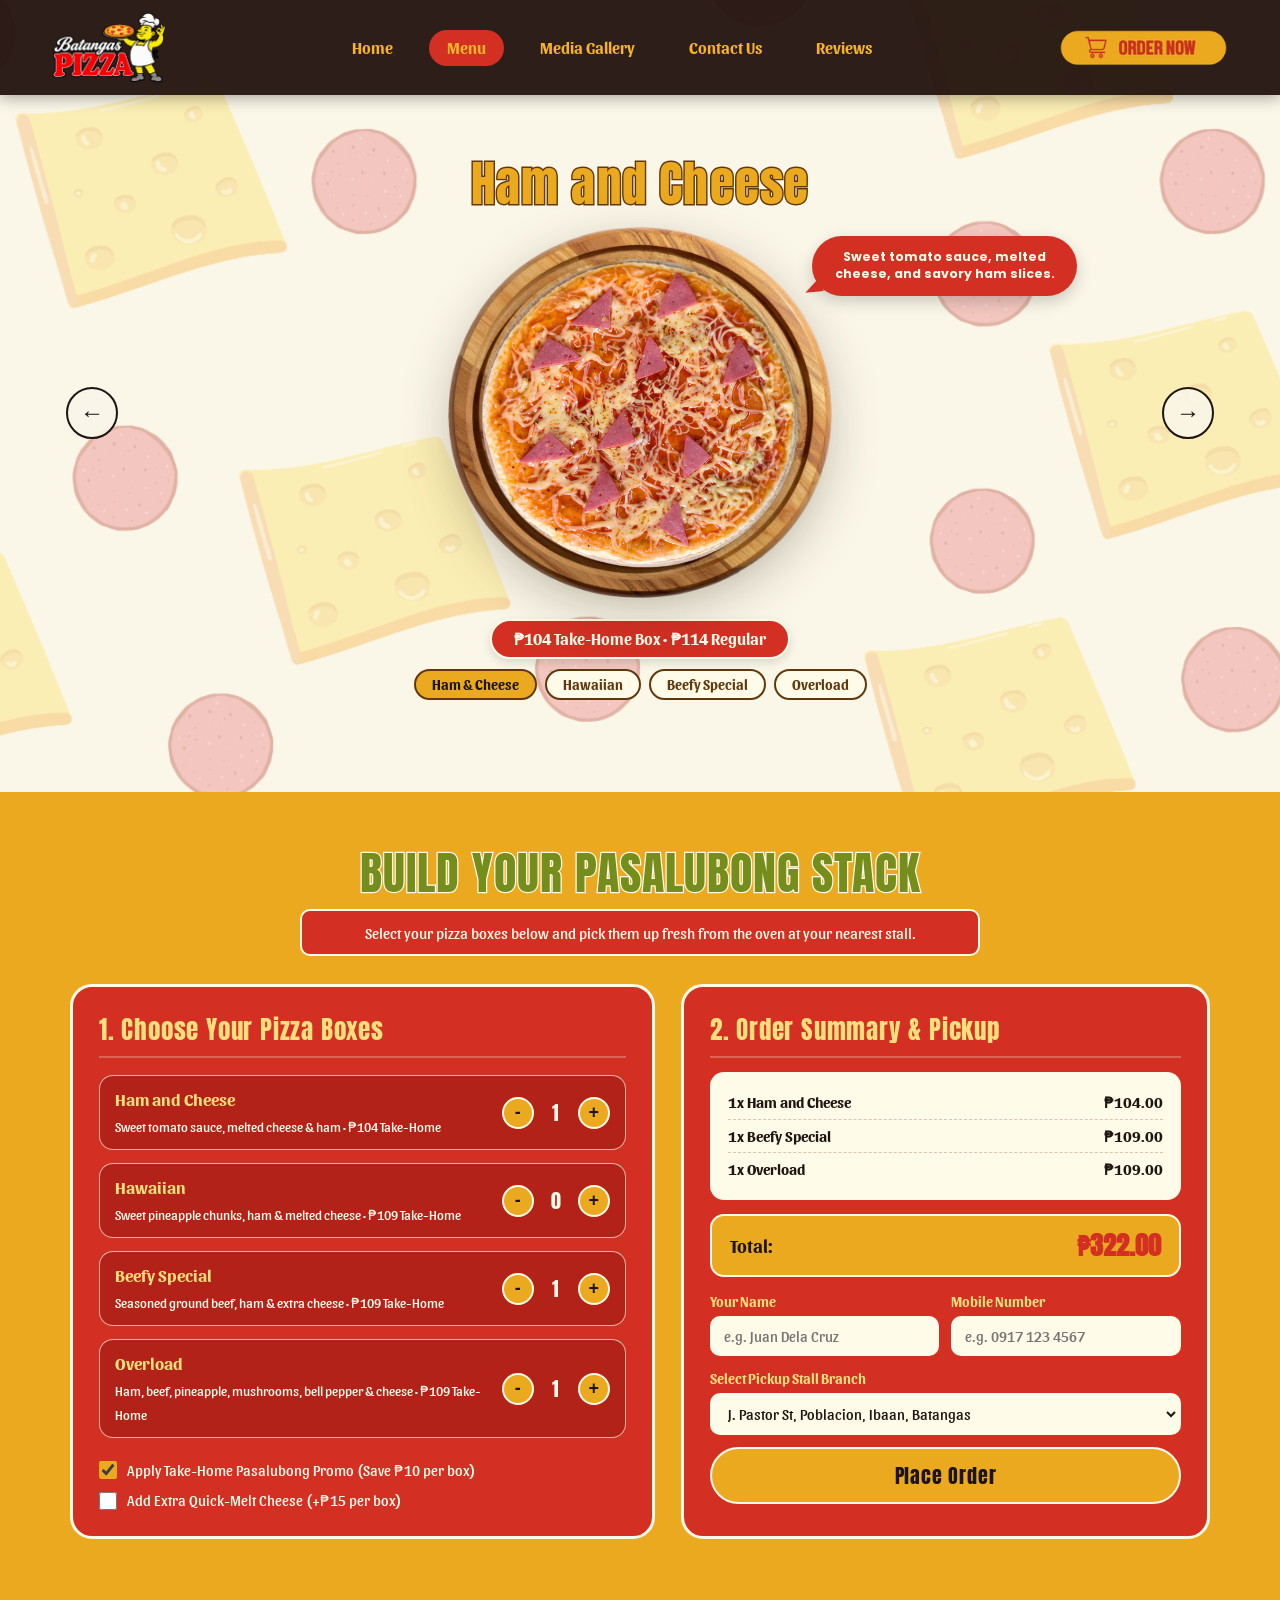
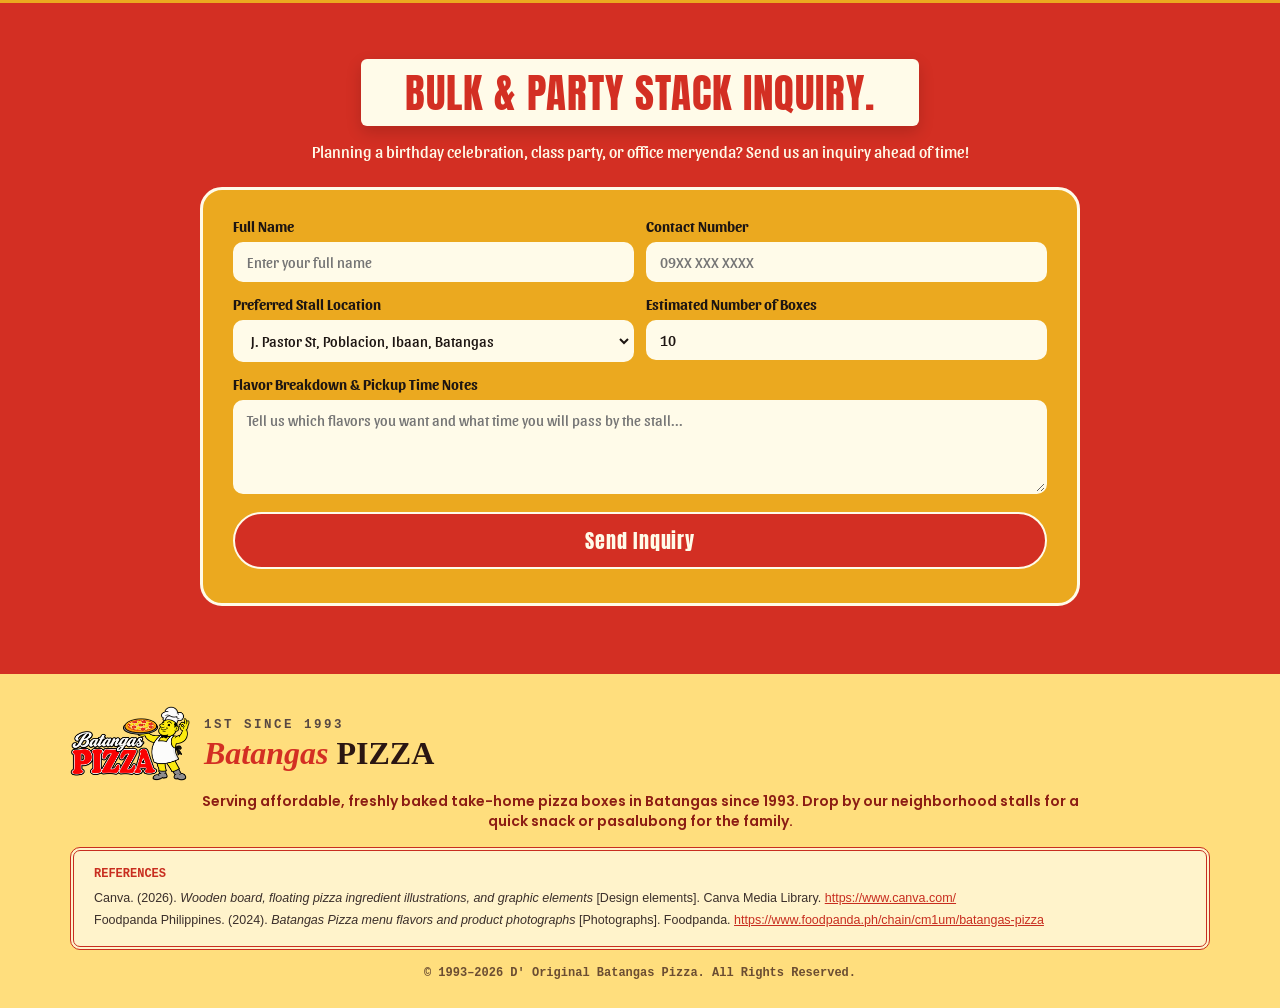
<file: menu.html>
<!DOCTYPE html>
<!--Machine Problem 1-->

<html lang="en">
    <head>
        <meta charset="UTF-8">
        <meta name="viewport" content="width=device-width, initial-scale=1.0">
        <title>Menu - Batangas Pizza</title>
        <link rel="stylesheet" href="css/style.css">
        <script src="https://code.jquery.com/jquery-3.7.1.min.js"></script>
        <script src="js/script.js"></script>
    </head>
    <body>

        <header class="iHeader innerHeader" id="iHeader">
            <div class="headerInner">
                <a href="index.html" class="navLogo">
                    <img src="assets/images/index/logo.png" alt="Batangas Pizza Logo">
                </a>

                <nav class="iNavi">
                    <a href="index.html">Home</a>
                    <a href="menu.html" class="activeNav">Menu</a>
                    <a href="gallery.html">Media Gallery</a>
                    <a href="contact.html">Contact Us</a>
                    <a href="reviews.html">Reviews</a>
                </nav>

                <a href="#orderSection" class="orderBtn">
                    <img src="assets/images/index/homeOrder.png" alt="Order Now">
                </a>
            </div>
        </header>

        <main>
            <section class="menuShowcase" id="menuShowcase">
                <img src="assets/images/menu/bgHNC.png" alt="Ham and Cheese Ingredients" class="menuBgImg">
                <img src="assets/images/menu/bgHawaiian.png" alt="Hawaiian Ingredients" class="menuBgImg hiddenLayer">
                <img src="assets/images/menu/bgBeefy.png" alt="Beefy Special Ingredients" class="menuBgImg hiddenLayer">
                <img src="assets/images/menu/bgOverload.png" alt="Overload Ingredients" class="menuBgImg hiddenLayer">

                <div class="menuStage">
                    <h1 class="menuFlavorTitle" id="menuFlavorTitle">Ham and Cheese</h1>

                    <div class="boardArea">
                        <button type="button" class="menuArrowBtn leftMenuArrow" id="prevFlavorBtn" aria-label="Previous pizza flavor">&#8592;</button>

                        <div class="boardCenter">
                            <div class="speechBubbleWrap" id="speechBubbleWrap">
                                <div class="speechBubbleBox" id="speechBubbleBox">
                                    <p id="speechBubbleText">Sweet tomato sauce, melted cheese, and savory ham slices.</p>
                                </div>
                            </div>

                            <div class="woodenBoardWrap">
                                <img src="assets/images/menu/board.png" alt="Wooden Pizza Board" class="woodenBoardImg">
                                <img src="assets/images/menu/hamNChiz.png" alt="Ham and Cheese Pizza" class="activePizzaImg">
                                <img src="assets/images/menu/hawaiian.png" alt="Hawaiian Pizza" class="activePizzaImg hiddenLayer">
                                <img src="assets/images/menu/beefySpecial.png" alt="Beefy Special Pizza" class="activePizzaImg hiddenLayer">
                                <img src="assets/images/menu/overload.png" alt="Overload Pizza" class="activePizzaImg hiddenLayer">
                            </div>
                        </div>

                        <button type="button" class="menuArrowBtn rightMenuArrow" id="nextFlavorBtn" aria-label="Next pizza flavor">&#8594;</button>
                    </div>

                    <div class="flavorMetaBar">
                        <span class="flavorPriceTag" id="flavorPriceTag">₱104 Take-Home Box • ₱114 Regular</span>
                        <div class="flavorDots">
                            <button type="button" class="flavorDot activeDot" data-index="0">Ham &amp; Cheese</button>
                            <button type="button" class="flavorDot" data-index="1">Hawaiian</button>
                            <button type="button" class="flavorDot" data-index="2">Beefy Special</button>
                            <button type="button" class="flavorDot" data-index="3">Overload</button>
                        </div>
                    </div>
                </div>
            </section>

            <section class="orderSection" id="orderSection">
                <div class="orderContainer">
                    <div class="orderSectionHeader">
                        <h2 class="orderMainTitle">BUILD YOUR PASALUBONG STACK</h2>
                        <p class="orderSubTitle">
                            Select your pizza boxes below and pick them up fresh from the oven at your nearest stall.
                        </p>
                    </div>

                    <div class="orderGrid">
                        <div class="orderBuilderCard">
                            <h3 class="cardHeading">1. Choose Your Pizza Boxes</h3>

                            <div class="qtyRow">
                                <div class="qtyInfo">
                                    <h4>Ham and Cheese</h4>
                                    <span>Sweet tomato sauce, melted cheese &amp; ham • ₱104 Take-Home</span>
                                </div>
                                <div class="qtyControls">
                                    <button type="button" class="qtyBtn" id="minusHam">-</button>
                                    <span class="qtyValue" id="qtyHam">1</span>
                                    <button type="button" class="qtyBtn" id="plusHam">+</button>
                                </div>
                            </div>

                            <div class="qtyRow">
                                <div class="qtyInfo">
                                    <h4>Hawaiian</h4>
                                    <span>Sweet pineapple chunks, ham &amp; melted cheese • ₱109 Take-Home</span>
                                </div>
                                <div class="qtyControls">
                                    <button type="button" class="qtyBtn" id="minusHaw">-</button>
                                    <span class="qtyValue" id="qtyHaw">0</span>
                                    <button type="button" class="qtyBtn" id="plusHaw">+</button>
                                </div>
                            </div>

                            <div class="qtyRow">
                                <div class="qtyInfo">
                                    <h4>Beefy Special</h4>
                                    <span>Seasoned ground beef, ham &amp; extra cheese • ₱109 Take-Home</span>
                                </div>
                                <div class="qtyControls">
                                    <button type="button" class="qtyBtn" id="minusBeef">-</button>
                                    <span class="qtyValue" id="qtyBeef">1</span>
                                    <button type="button" class="qtyBtn" id="plusBeef">+</button>
                                </div>
                            </div>

                            <div class="qtyRow">
                                <div class="qtyInfo">
                                    <h4>Overload</h4>
                                    <span>Ham, beef, pineapple, mushrooms, bell pepper &amp; cheese • ₱109 Take-Home</span>
                                </div>
                                <div class="qtyControls">
                                    <button type="button" class="qtyBtn" id="minusOver">-</button>
                                    <span class="qtyValue" id="qtyOver">1</span>
                                    <button type="button" class="qtyBtn" id="plusOver">+</button>
                                </div>
                            </div>

                            <div class="addonGroup">
                                <label class="checkLabel">
                                    <input type="checkbox" id="takeHomeCheck" checked>
                                    <span>Apply Take-Home Pasalubong Promo (Save ₱10 per box)</span>
                                </label>
                                <label class="checkLabel">
                                    <input type="checkbox" id="extraCheeseCheck">
                                    <span>Add Extra Quick-Melt Cheese (+₱15 per box)</span>
                                </label>
                            </div>
                        </div>

                        <div class="orderSummaryCard">
                            <h3 class="cardHeading">2. Order Summary &amp; Pickup</h3>

                            <div class="receiptBox" id="cartLines"></div>

                            <div class="totalBanner">
                                <span>Total:</span>
                                <strong id="cartTotal">₱322.00</strong>
                            </div>

                            <form id="orderCheckoutForm" class="checkoutForm">
                                <div class="inputRow">
                                    <div class="inputGroup">
                                        <label for="orderName">Your Name</label>
                                        <input type="text" id="orderName" placeholder="e.g. Juan Dela Cruz">
                                    </div>
                                    <div class="inputGroup">
                                        <label for="orderPhone">Mobile Number</label>
                                        <input type="tel" id="orderPhone" placeholder="e.g. 0917 123 4567">
                                    </div>
                                </div>

                                <div class="inputGroup">
                                    <label for="orderBranch">Select Pickup Stall Branch</label>
                                    <select id="orderBranch">
                                        <option value="J. Pastor St, Poblacion, Ibaan, Batangas">J. Pastor St, Poblacion, Ibaan, Batangas</option>
                                        <option value="Citimart Lower Ground, Rosario, Batangas">Citimart Lower Ground, Rosario, Batangas</option>
                                        <option value="Purok 1 Bolbok, Batangas City">Purok 1 Bolbok, Batangas City</option>
                                        <option value="Lower Ground, Citimart Shop On, Caedo, Batangas City">Lower Ground, Citimart Shop On, Caedo, Batangas City</option>
                                    </select>
                                </div>

                                <button type="submit" class="submitGoldBtn">Place Order</button>
                                <p class="feedbackMsg" id="orderFeedback"></p>
                            </form>
                        </div>
                    </div>
                </div>
            </section>

            <section class="inquirySection" id="inquirySection">
                <div class="inquiryContainer">
                    <div class="stallBanner">
                        <h2>BULK &amp; PARTY STACK INQUIRY.</h2>
                    </div>

                    <p class="stallDesc">
                        Planning a birthday celebration, class party, or office meryenda? Send us an inquiry ahead of time!
                    </p>

                    <div class="inquiryCard">
                        <form id="bulkInquiryForm" class="inquiryForm">
                            <div class="inputRow">
                                <div class="inputGroup">
                                    <label for="inqName">Full Name</label>
                                    <input type="text" id="inqName" placeholder="Enter your full name">
                                </div>
                                <div class="inputGroup">
                                    <label for="inqPhone">Contact Number</label>
                                    <input type="tel" id="inqPhone" placeholder="09XX XXX XXXX">
                                </div>
                            </div>

                            <div class="inputRow">
                                <div class="inputGroup">
                                    <label for="inqBranch">Preferred Stall Location</label>
                                    <select id="inqBranch">
                                        <option value="J. Pastor St, Poblacion, Ibaan, Batangas">J. Pastor St, Poblacion, Ibaan, Batangas</option>
                                        <option value="Citimart Lower Ground, Rosario, Batangas">Citimart Lower Ground, Rosario, Batangas</option>
                                        <option value="Purok 1 Bolbok, Batangas City">Purok 1 Bolbok, Batangas City</option>
                                        <option value="Lower Ground, Citimart Shop On, Caedo, Batangas City">Lower Ground, Citimart Shop On, Caedo, Batangas City</option>
                                    </select>
                                </div>
                                <div class="inputGroup">
                                    <label for="inqBoxes">Estimated Number of Boxes</label>
                                    <input type="number" id="inqBoxes" min="5" value="10" placeholder="e.g. 10">
                                </div>
                            </div>

                            <div class="inputGroup">
                                <label for="inqMessage">Flavor Breakdown &amp; Pickup Time Notes</label>
                                <textarea id="inqMessage" rows="4" placeholder="Tell us which flavors you want and what time you will pass by the stall..."></textarea>
                            </div>

                            <button type="submit" class="submitRedBtn">Send Inquiry</button>
                            <p class="feedbackMsg" id="inqFeedback"></p>
                        </form>
                    </div>
                </div>
            </section>

        </main>

        <footer class="iFooter">
            <div class="footerTop">
                <div class="footerBrand">
                    <div class="branding">
                        <img src="assets/images/index/logo.png" alt="Batangas Pizza Logo">
                        <div class="bText">
                            <span class="estText">1ST SINCE 1993</span>
                            <span class="bName"><em>Batangas</em> PIZZA</span>
                        </div>
                    </div>
                    <p class="footerTagline">
                        Serving affordable, freshly baked take-home pizza boxes in Batangas since 1993. Drop by our neighborhood stalls for a quick snack or pasalubong for the family.
                    </p>
                </div>
            </div>

            <div class="apaBox">
                <h4>References</h4>
                <ul class="apaList">
                    <li>Canva. (2026). <em>Wooden board, floating pizza ingredient illustrations, and graphic elements</em> [Design elements]. Canva Media Library. <a href="https://www.canva.com/" target="_blank">https://www.canva.com/</a></li>
                    <li>Foodpanda Philippines. (2024). <em>Batangas Pizza menu flavors and product photographs</em> [Photographs]. Foodpanda. <a href="https://www.foodpanda.ph/chain/cm1um/batangas-pizza" target="_blank">https://www.foodpanda.ph/chain/cm1um/batangas-pizza</a></li>
                </ul>
            </div>

            <div class="copyright">
                <span>© 1993–2026 D' Original Batangas Pizza. All Rights Reserved.</span>
            </div>
        </footer>

    </body>
</html>
</file>
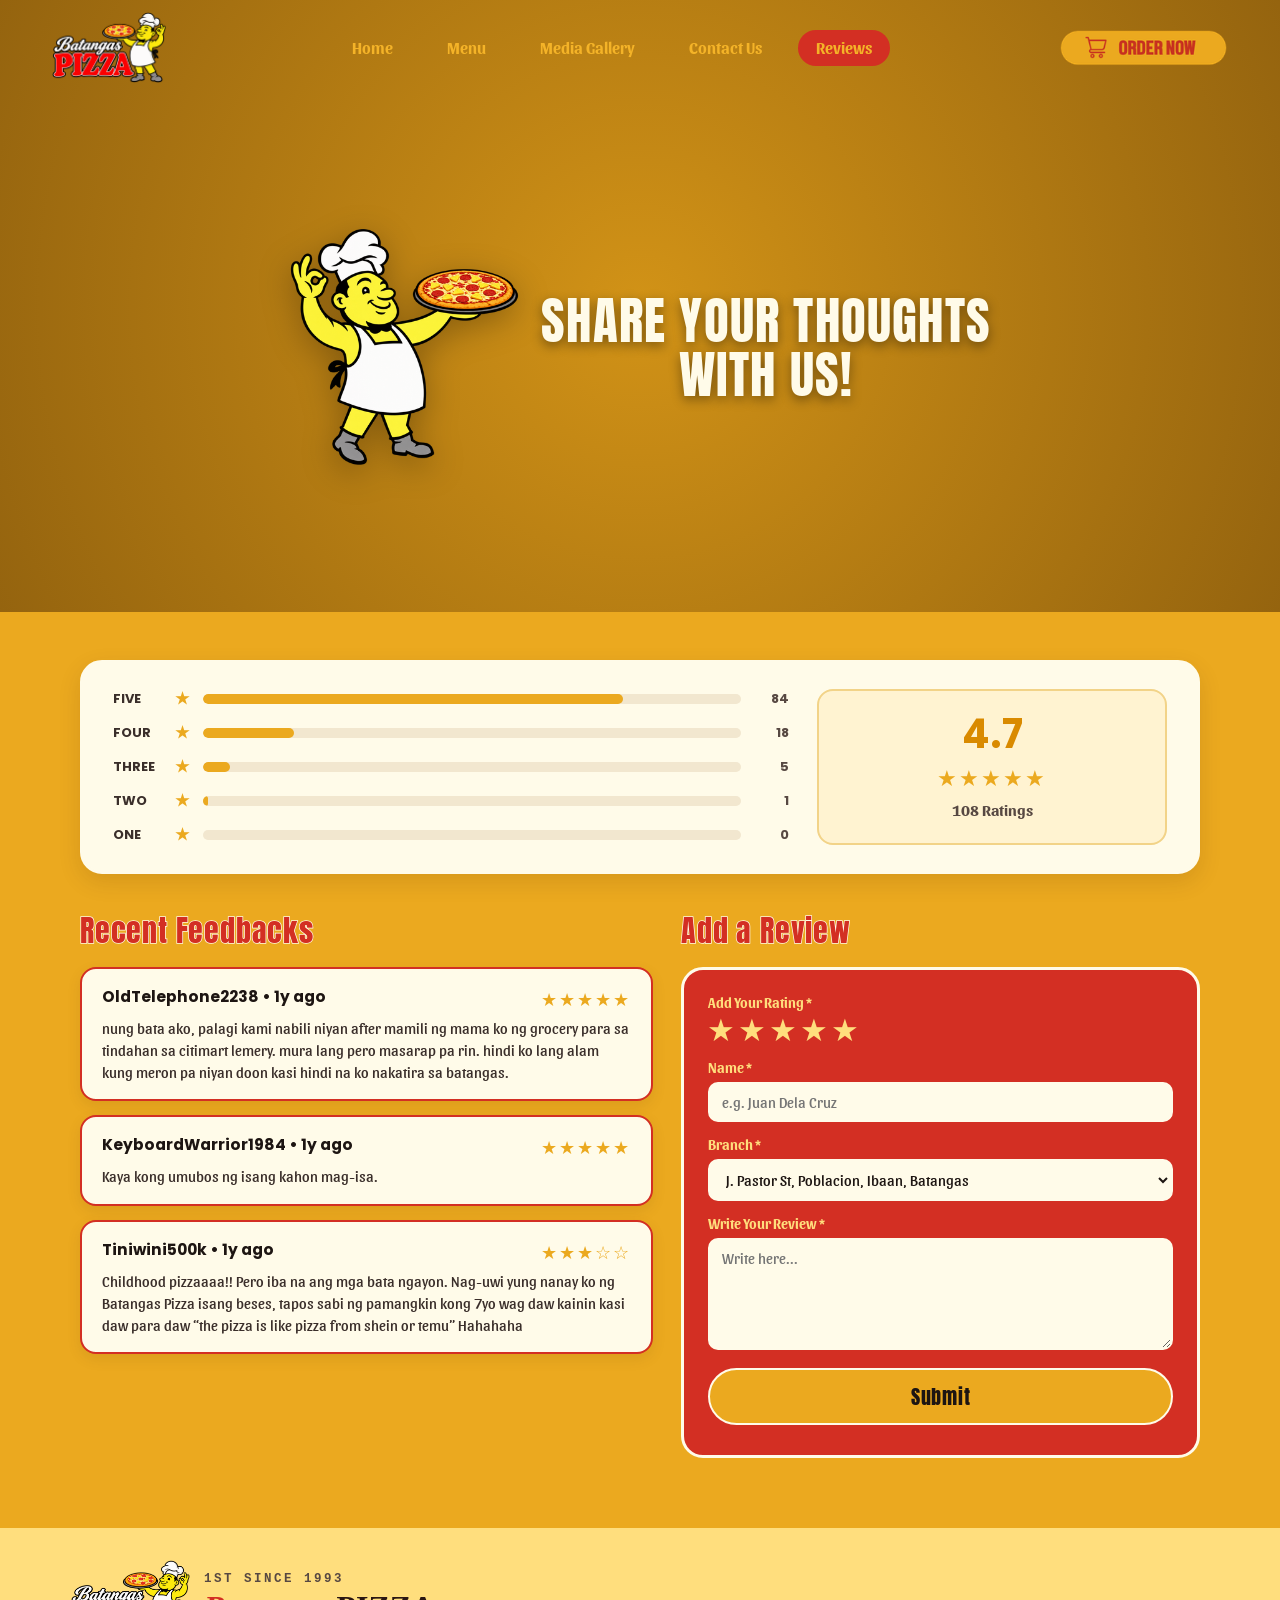
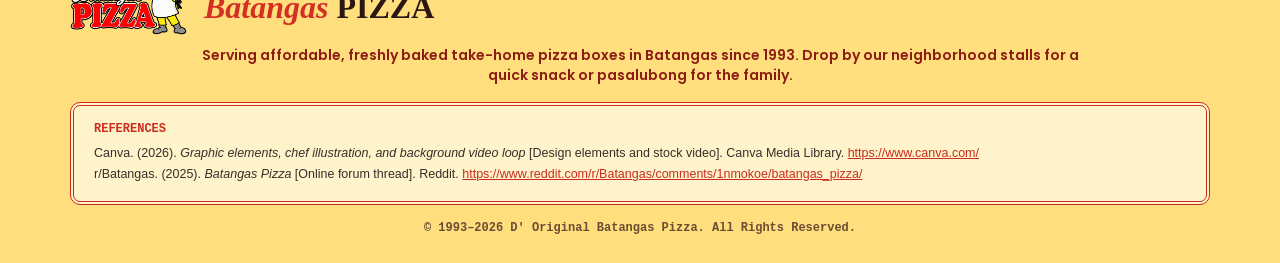
<file: reviews.html>
<!DOCTYPE html>
<!--Machine Problem 1-->

<html lang="en">
    <head>
        <meta charset="UTF-8">
        <meta name="viewport" content="width=device-width, initial-scale=1.0">
        <title>Reviews - Batangas Pizza</title>
        <link rel="stylesheet" href="css/style.css">
        <script src="https://code.jquery.com/jquery-3.7.1.min.js"></script>
        <script src="js/script.js"></script>
    </head>
    <body>

        <header class="iHeader" id="iHeader">
            <div class="headerInner">
                <a href="index.html" class="navLogo">
                    <img src="assets/images/index/logo.png" alt="Batangas Pizza Logo">
                </a>

                <nav class="iNavi">
                    <a href="index.html">Home</a>
                    <a href="menu.html">Menu</a>
                    <a href="gallery.html">Media Gallery</a>
                    <a href="contact.html">Contact Us</a>
                    <a href="reviews.html" class="activeNav">Reviews</a>
                </nav>

                <a href="menu.html#orderSection" class="orderBtn">
                    <img src="assets/images/index/homeOrder.png" alt="Order Now">
                </a>
            </div>
        </header>

        <main>

            <section class="reviewHeroSection">
                <video class="heroVideo" autoplay muted loop playsinline>
                    <source src="assets/images/review/reviewBg.mp4" type="video/mp4">
                </video>
                <div class="reviewHeroOverlay"></div>

                <div class="reviewHeroContent" id="reviewHeroContent">
                    <img src="assets/images/index/h2Chef.png" alt="Batangas Pizza Chef Mascot" class="reviewHeroChef">
                    <h1 class="reviewHeroTitle">SHARE YOUR THOUGHTS<br>WITH US!</h1>
                </div>
            </section>

            <section class="reviewMainSection" id="reviewMainSection">
                <div class="reviewContainer">
                    <div class="ratingSummaryCard">
                        <div class="ratingBarsCol">
                            <div class="ratingBarRow">
                                <span class="barLabel">FIVE</span>
                                <span class="barStar">&#9733;</span>
                                <div class="barTrack"><div class="barFill barFive" id="barFive"></div></div>
                                <span class="barCount" id="countFive">84</span>
                            </div>
                            <div class="ratingBarRow">
                                <span class="barLabel">FOUR</span>
                                <span class="barStar">&#9733;</span>
                                <div class="barTrack"><div class="barFill barFour" id="barFour"></div></div>
                                <span class="barCount" id="countFour">18</span>
                            </div>
                            <div class="ratingBarRow">
                                <span class="barLabel">THREE</span>
                                <span class="barStar">&#9733;</span>
                                <div class="barTrack"><div class="barFill barThree" id="barThree"></div></div>
                                <span class="barCount" id="countThree">5</span>
                            </div>
                            <div class="ratingBarRow">
                                <span class="barLabel">TWO</span>
                                <span class="barStar">&#9733;</span>
                                <div class="barTrack"><div class="barFill barTwo" id="barTwo"></div></div>
                                <span class="barCount" id="countTwo">1</span>
                            </div>
                            <div class="ratingBarRow">
                                <span class="barLabel">ONE</span>
                                <span class="barStar">&#9733;</span>
                                <div class="barTrack"><div class="barFill barOne" id="barOne"></div></div>
                                <span class="barCount" id="countOne">0</span>
                            </div>
                        </div>

                        <div class="overallScoreBox">
                            <div class="overallScoreNum" id="overallScoreNum">4.7</div>
                            <div class="overallStars">&#9733;&#9733;&#9733;&#9733;&#9733;</div>
                            <div class="overallCount" id="overallCount">108 Ratings</div>
                        </div>
                    </div>

                    <div class="reviewTwoCol">
                        <div class="feedbackListCol">
                            <h2 class="reviewColTitle">Recent Feedbacks</h2>

                            <div class="feedbackCardsWrap" id="feedbackCardsWrap">
                                <div class="feedbackCard">
                                    <div class="feedbackHeader">
                                        <div class="feedbackAuthorWrap">
                                            <strong class="feedbackUser">OldTelephone2238 • 1y ago</strong>
                                        </div>
                                        <span class="feedbackStars">&#9733;&#9733;&#9733;&#9733;&#9733;</span>
                                    </div>
                                    <p class="feedbackBody">
                                        nung bata ako, palagi kami nabili niyan after mamili ng mama ko ng grocery para sa tindahan sa citimart lemery. mura lang pero masarap pa rin. hindi ko lang alam kung meron pa niyan doon kasi hindi na ko nakatira sa batangas.
                                    </p>
                                </div>

                                <div class="feedbackCard">
                                    <div class="feedbackHeader">
                                        <div class="feedbackAuthorWrap">
                                            <strong class="feedbackUser">KeyboardWarrior1984 • 1y ago</strong>
                                        </div>
                                        <span class="feedbackStars">&#9733;&#9733;&#9733;&#9733;&#9733;</span>
                                    </div>
                                    <p class="feedbackBody">
                                        Kaya kong umubos ng isang kahon mag-isa.
                                    </p>
                                </div>

                                <div class="feedbackCard">
                                    <div class="feedbackHeader">
                                        <div class="feedbackAuthorWrap">
                                            <strong class="feedbackUser">Tiniwini500k • 1y ago</strong>
                                        </div>
                                        <span class="feedbackStars">&#9733;&#9733;&#9733;&#9734;&#9734;</span>
                                    </div>
                                    <p class="feedbackBody">
                                        Childhood pizzaaaa!! Pero iba na ang mga bata ngayon. Nag-uwi yung nanay ko ng Batangas Pizza isang beses, tapos sabi ng pamangkin kong 7yo wag daw kainin kasi daw para daw “the pizza is like pizza from shein or temu” Hahahaha
                                    </p>
                                </div>
                            </div>
                        </div>
                        <div class="addReviewCol">
                            <h2 class="reviewColTitle">Add a Review</h2>

                            <form id="addReviewForm" class="addReviewCard">
                                <div class="inputGroup">
                                    <label>Add Your Rating *</label>
                                    <div class="starPicker" id="starPicker">
                                        <button type="button" class="pickStarBtn selectedStar" data-rating="1">&#9733;</button>
                                        <button type="button" class="pickStarBtn selectedStar" data-rating="2">&#9733;</button>
                                        <button type="button" class="pickStarBtn selectedStar" data-rating="3">&#9733;</button>
                                        <button type="button" class="pickStarBtn selectedStar" data-rating="4">&#9733;</button>
                                        <button type="button" class="pickStarBtn selectedStar" data-rating="5">&#9733;</button>
                                    </div>
                                </div>

                                <div class="inputGroup">
                                    <label for="reviewName">Name *</label>
                                    <input type="text" id="reviewName" placeholder="e.g. Juan Dela Cruz">
                                </div>

                                <div class="inputGroup">
                                    <label for="reviewBranch">Branch *</label>
                                    <select id="reviewBranch">
                                        <option value="J. Pastor St, Poblacion, Ibaan, Batangas">J. Pastor St, Poblacion, Ibaan, Batangas</option>
                                        <option value="Citimart Lower Ground, Rosario, Batangas">Citimart Lower Ground, Rosario, Batangas</option>
                                        <option value="Purok 1 Bolbok, Batangas City">Purok 1 Bolbok, Batangas City</option>
                                        <option value="Lower Ground, Citimart Shop On, Caedo, Batangas City">Lower Ground, Citimart Shop On, Caedo, Batangas City</option>
                                    </select>
                                </div>

                                <div class="inputGroup">
                                    <label for="reviewComment">Write Your Review *</label>
                                    <textarea id="reviewComment" rows="5" placeholder="Write here..."></textarea>
                                </div>

                                <button type="submit" class="submitGoldBtn">Submit</button>
                                <p class="feedbackMsg reviewFormMsg" id="reviewFormMsg"></p>
                            </form>
                        </div>
                    </div>

                </div>
            </section>

        </main>

        <footer class="iFooter">
            <div class="footerTop">
                <div class=" footerBrand">
                    <div class="branding">
                        <img src="assets/images/index/logo.png" alt="Batangas Pizza Logo">
                        <div class="bText">
                            <span class="estText">1ST SINCE 1993</span>
                            <span class="bName"><em>Batangas</em> PIZZA</span>
                        </div>
                    </div>
                    <p class="footerTagline">
                        Serving affordable, freshly baked take-home pizza boxes in Batangas since 1993. Drop by our neighborhood stalls for a quick snack or pasalubong for the family.
                    </p>
                </div>
            </div>

            <div class="apaBox">
                <h4>References</h4>
                <ul class="apaList">
                    <li>Canva. (2026). <em>Graphic elements, chef illustration, and background video loop</em> [Design elements and stock video]. Canva Media Library. <a href="https://www.canva.com/" target="_blank">https://www.canva.com/</a></li>
                    <li>r/Batangas. (2025). <em>Batangas Pizza</em> [Online forum thread]. Reddit. <a href="https://www.reddit.com/r/Batangas/comments/1nmokoe/batangas_pizza/" target="_blank">https://www.reddit.com/r/Batangas/comments/1nmokoe/batangas_pizza/</a></li>
                </ul>
            </div>

            <div class="copyright">
                <span>© 1993–2026 D' Original Batangas Pizza. All Rights Reserved.</span>
            </div>
        </footer>

    </body>
</html>
</file>
<file: css/style.css>
/* Machine Problem 1 - D' Original Batangas Pizza (style.css) */
/* Learned from CMSC 110 Lectures 6-8 and w3schools.com */

@import url('https://fonts.googleapis.com/css2?family=Anton&family=Poppins:wght@600;700&family=Sansita:ital,wght@0,400;0,700;1,700&display=swap');

* {
    box-sizing: border-box;
    margin: 0;
    padding: 0;
}

html {
    scroll-behavior: smooth;
    scrollbar-color: #FFFFFF #2A1612;
}

body {
    font-family: 'Sansita', Arial, Helvetica, sans-serif;
    background-color: #FFFBE9;
    color: #1D1512;
    line-height: 1.5;
    overflow-x: clip;
    -webkit-font-smoothing: antialiased;
}

/* Custom White Scrollbar Slider */
::-webkit-scrollbar {
    width: 11px;
}

::-webkit-scrollbar-track {
    background-color: #2A1612;
}

::-webkit-scrollbar-thumb {
    background-color: #FFFFFF;
    border-radius: 999px;
    border: 2px solid #2A1612;
}

::-webkit-scrollbar-thumb:hover {
    background-color: #FFFBE9;
}

main {
    overflow-x: clip;
}

img {
    max-width: 100%;
    display: block;
}

a {
    text-decoration: none;
    color: inherit;
}

ul {
    list-style: none;
}

/* === 1. SHARED STICKY HEADER (NORMALIZED BUSINESS-MODE SCALE) === */
.iHeader {
    position: fixed;
    top: 0;
    left: 0;
    width: 100%;
    z-index: 1000;
    background-color: transparent;
    transition: background-color 0.25s ease, box-shadow 0.25s ease;
}

.iHeader.scrolledHeader,
.iHeader.innerHeader {
    background-color: rgba(34, 18, 14, 0.95);
    box-shadow: 0 3px 14px rgba(0, 0, 0, 0.32);
}

.headerInner {
    width: 100%;
    max-width: 1240px;
    margin: 0 auto;
    padding: 12px 32px;
    display: flex;
    justify-content: space-between;
    align-items: center;
}

.navLogo img {
    width: 114px;
    height: auto;
}

.iNavi {
    display: flex;
    align-items: center;
    gap: 18px;
}

.iNavi a {
    font-family: 'Sansita', Arial, Helvetica, sans-serif;
    font-size: 16px;
    font-weight: 700;
    color: #F4B328;
    padding: 6px 18px;
    border-radius: 999px;
    transition: background-color 0.2s ease, color 0.2s ease;
}

.iNavi a.activeNav,
.iNavi a:hover {
    background-color: #D32F23;
    color: #F4B328;
}

.orderBtn img {
    height: 38px;
    width: auto;
    transition: transform 0.2s ease;
}

.orderBtn:hover img {
    transform: scale(1.04);
}

/* === 2. SECTION 1: HERO SECTION === */
.heroSection {
    position: relative;
    width: 100%;
    min-height: 88vh;
    padding-top: 84px;
    background-color: #2A1612;
    overflow: hidden;
    display: flex;
    flex-direction: column;
    justify-content: center;
}

.heroVideo {
    position: absolute;
    top: 0;
    left: 0;
    width: 100%;
    height: 100%;
    object-fit: cover;
    z-index: 1;
}

.heroOverlay {
    position: absolute;
    top: 0;
    left: 0;
    width: 100%;
    height: 100%;
    background: radial-gradient(circle at 48% 52%, rgba(160, 75, 45, 0.28) 0%, rgba(20, 22, 30, 0.58) 100%);
    z-index: 2;
}

.heroContent {
    position: static;
    z-index: 15;
    width: 100%;
    max-width: 1240px;
    margin: 0 auto;
    flex: 1;
    display: flex;
    align-items: center;
    justify-content: space-between;
    padding: 16px 32px 36px 32px;
}

.heroLeft {
    position: relative;
    z-index: 15;
    width: 52%;
    display: flex;
    flex-direction: column;
    align-items: center;
    justify-content: center;
    text-align: center;
}

.estImg {
    position: relative;
    width: clamp(340px, 38vw, 520px);
    max-width: 100%;
    z-index: 3;
}

.batsWrap {
    position: relative;
    width: clamp(290px, 32vw, 440px);
    max-width: 92%;
    display: flex;
    align-items: center;
    justify-content: center;
    margin-top: -10px;
    margin-bottom: -4px;
    overflow: visible;
    z-index: 4;
}

.batsImg {
    width: 100%;
    height: auto;
}

.pizzaImg {
    position: relative;
    width: clamp(190px, 20vw, 275px);
    max-width: 70%;
    z-index: 3;
}

.heroRight {
    position: static;
    width: 48%;
}

.threePizzas {
    position: absolute;
    right: -14.5vw;
    top: 53%;
    bottom: auto;
    transform: translateY(-50%);
    width: 55vw;
    max-width: none;
    z-index: 25;
}

/* === 3. SECTION 2: TARA PIZZA BREAK MUNA === */
.taraSection {
    position: relative;
    z-index: 10;
    background-color: #EBA91F;
    padding: 56px 32px 64px 32px;
}

.taraContainer {
    width: 100%;
    max-width: 1140px;
    margin: 0 auto;
    display: grid;
    grid-template-columns: 1.05fr 0.95fr;
    gap: 28px;
    align-items: stretch;
}

.taraLeft {
    display: flex;
    flex-direction: column;
    justify-content: space-between;
}

.taraHeader {
    position: relative;
    display: flex;
    align-items: center;
    justify-content: center;
    gap: 6px;
    margin-bottom: 14px;
}

.chefImg {
    width: 130px;
    height: auto;
    z-index: 2;
}

.taraCssTitle {
    font-family: 'Anton', Impact, 'Arial Black', sans-serif;
    font-size: clamp(38px, 4.1vw, 56px);
    font-weight: 400;
    color: #748D1C;
    -webkit-text-stroke: 5px #FFFBE9;
    paint-order: stroke fill;
    letter-spacing: 1px;
    line-height: 1.02;
    text-align: center;
}

.taraBannerBox {
    position: relative;
    background-color: #D32F23;
    border: 3px solid #FFFBE9;
    border-radius: 10px;
    padding: 14px 18px;
    margin-bottom: 16px;
    text-align: center;
    color: #FFFBE9;
}

.taraBannerBox p {
    font-family: 'Sansita', Arial, Helvetica, sans-serif;
    font-size: 15px;
    line-height: 1.4;
}

.taraPhotosRow {
    position: relative;
    display: grid;
    grid-template-columns: 1fr 1fr;
    gap: 16px;
}

.taraPhotoBox {
    border: 3.5px solid #FFFBE9;
    border-radius: 12px;
    background-color: #FFFBE9;
    height: 270px;
    overflow: hidden;
}

.taraPhotoBox img {
    width: 100%;
    height: 100%;
    object-fit: cover;
    transition: transform 0.35s ease;
}

.taraPhotoBox:hover img {
    transform: scale(1.04);
}

.taraRight {
    display: flex;
    flex-direction: column;
    justify-content: space-between;
    gap: 16px;
}

.storyCardTop {
    position: relative;
    background-color: #D32F23;
    border: 3.5px solid #FFFBE9;
    border-radius: 22px;
    padding: 14px 16px 18px 16px;
    text-align: center;
    color: #FFFBE9;
}

.storyTopImgWrap {
    width: 100%;
    height: 225px;
    border-radius: 14px;
    overflow: hidden;
    margin-bottom: 14px;
}

.storyTopImgWrap img {
    width: 100%;
    height: 100%;
    object-fit: cover;
    transition: transform 0.35s ease;
}

.storyCardTop:hover .storyTopImgWrap img {
    transform: scale(1.04);
}

.storyCardTop p {
    font-family: 'Sansita', Arial, Helvetica, sans-serif;
    font-size: 15.5px;
    line-height: 1.4;
    padding: 0 10px;
}

.storyCardBot {
    position: relative;
    background-color: #D32F23;
    border: 3.5px solid #FFFBE9;
    border-radius: 22px;
    padding: 22px 24px;
    text-align: center;
    color: #FFFBE9;
    flex: 1;
    display: flex;
    align-items: center;
    justify-content: center;
}

.storyCardBot p {
    font-family: 'Sansita', Arial, Helvetica, sans-serif;
    font-size: 15.5px;
    line-height: 1.42;
}

/* === 4. SECTION 3: SOLD ONLY AT OUR STALLS (OCCUPIES SPACE CLEANLY, NO DEAD AREA) === */
.stallSection {
    position: relative;
    background-color: #D32F23;
    border-top: 12px solid #D32F23;
    padding-bottom: 52px;
    text-align: center;
}

.awningStrip {
    width: 100%;
    background-color: #D32F23;
    line-height: 0;
    margin-bottom: 26px;
}

.awningStrip img {
    width: 100%;
    height: auto;
    filter: drop-shadow(0 8px 8px rgba(0, 0, 0, 0.24));
}

.stallContent {
    max-width: 1040px;
    margin: 0 auto;
    padding: 0 24px;
}

.stallBanner {
    display: inline-block;
    background-color: #FFFBE9;
    padding: 12px 44px;
    border-radius: 6px;
    margin-bottom: 14px;
    box-shadow: 0 6px 16px rgba(0, 0, 0, 0.16);
}

.stallBanner h2 {
    font-family: 'Anton', Impact, 'Arial Black', sans-serif;
    font-size: clamp(34px, 3.2vw, 46px);
    font-weight: 400;
    color: #D32F23;
    letter-spacing: 1px;
    line-height: 1.05;
}

.stallDesc {
    max-width: 720px;
    margin: 0 auto 24px auto;
    color: #FFFBE9;
    font-family: 'Sansita', Arial, Helvetica, sans-serif;
    font-size: 16.5px;
    line-height: 1.42;
}

.stallCarousel {
    display: flex;
    align-items: center;
    justify-content: center;
    gap: 36px;
}

.arrowBtn {
    width: 52px;
    height: 52px;
    border-radius: 50%;
    border: 2.5px solid #FFFBE9;
    background-color: rgba(255, 251, 233, 0.1);
    color: #FFFBE9;
    font-size: 24px;
    cursor: pointer;
    display: inline-flex;
    align-items: center;
    justify-content: center;
    flex-shrink: 0;
    transition: background-color 0.2s ease, color 0.2s ease, transform 0.2s ease;
}

.arrowBtn:hover {
    background-color: #FFFBE9;
    color: #D32F23;
    transform: scale(1.08);
}

.stallFrame {
    position: relative;
    width: clamp(320px, 34vw, 440px);
    height: clamp(420px, 43vw, 560px);
    border: 4px solid #FFFBE9;
    border-radius: 16px;
    background-color: #FFFBE9;
    overflow: hidden;
    box-shadow: 0 12px 28px rgba(0, 0, 0, 0.28);
}

.stallFrame img {
    position: absolute;
    top: 0;
    left: 0;
    width: 100%;
    height: 100%;
    object-fit: cover;
}

/* === 5. SECTION 4: AVAILABLE ON ANY DEVICE (TIGHTENED & BALANCED) === */
.deviceSection {
    position: relative;
    background-color: #5C7116;
    background-image: radial-gradient(circle at 50% 50%, #748E1D 0%, #485711 100%);
    padding: 42px 32px 38px 32px;
    overflow: hidden;
    display: flex;
    align-items: center;
}

.buyNowLink {
    position: absolute;
    top: -2px;
    right: -2px;
    width: clamp(160px, 15vw, 220px);
    z-index: 10;
    transition: transform 0.2s ease;
}

.buyNowLink:hover {
    transform: scale(1.05);
}

.buyNowImg {
    width: 100%;
    height: auto;
}

.deviceContainer {
    width: 100%;
    max-width: 1080px;
    margin: 0 auto;
}

.deviceTitle {
    position: relative;
    text-align: center;
    font-family: 'Anton', Impact, 'Arial Black', sans-serif;
    font-size: clamp(36px, 3.5vw, 52px);
    font-weight: 400;
    color: #FFFBE9;
    letter-spacing: 1.2px;
    text-shadow: 0 4px 12px rgba(0, 0, 0, 0.35);
    margin-bottom: 18px;
}

.deviceWrap {
    position: relative;
    width: 100%;
    max-width: 980px;
    margin: 0 auto;
    display: flex;
    justify-content: center;
}

.deviceImg {
    width: 100%;
    height: auto;
}

.deviceCaption {
    position: relative;
    max-width: 980px;
    margin: 6px auto 0 auto;
    padding-left: 8px;
    color: #FFFBE9;
    font-family: 'Sansita', Arial, Helvetica, sans-serif;
    font-size: 16.5px;
}

/* === 6. SECTION 5: SHARED FOOTER & DOUBLE-BORDER REFERENCES === */
.iFooter {
    background-color: #FFDE7D;
    color: #1D1512;
    padding: 32px 32px 26px 32px;
}

.footerTop {
    max-width: 1140px;
    margin: 0 auto 16px auto;
}

.footerBrand .branding {
    display: flex;
    align-items: center;
    gap: 14px;
}

.footerBrand .branding img {
    width: 120px;
    height: auto;
}

.bText {
    display: flex;
    flex-direction: column;
}

.estText {
    font-family: 'Courier New', Courier, monospace;
    font-size: 12.5px;
    font-weight: 700;
    letter-spacing: 2.5px;
    color: #574842;
    margin-bottom: 2px;
}

.bName {
    font-family: Georgia, 'Times New Roman', serif;
    font-size: 32px;
    font-weight: 700;
    color: #2A1612;
    line-height: 1.05;
}

.bName em {
    color: #D32F23;
    font-style: italic;
}

.footerTagline {
    text-align: center;
    max-width: 880px;
    margin: 10px auto 0 auto;
    font-family: 'Poppins', Arial, Helvetica, sans-serif;
    font-size: 14px;
    font-weight: 600;
    color: #8C1D14;
    line-height: 1.45;
}

.apaBox {
    max-width: 1140px;
    margin: 16px auto 14px auto;
    padding: 14px 20px;
    background-color: rgba(255, 251, 233, 0.72);
    border: 4px double #C82D1F;
    border-radius: 10px;
    font-family: Arial, Helvetica, sans-serif;
    font-size: 12.5px;
    color: #3A2E2A;
}

.apaBox h4 {
    font-family: 'Courier New', Courier, monospace;
    font-size: 12px;
    text-transform: uppercase;
    color: #C82D1F;
    margin-bottom: 6px;
}

.apaList li {
    padding-left: 24px;
    text-indent: -24px;
    line-height: 1.48;
    margin-bottom: 3px;
}

.apaList a {
    color: #C82D1F;
    text-decoration: underline;
    word-break: break-all;
}

.copyright {
    max-width: 1140px;
    margin: 0 auto;
    text-align: center;
    font-family: 'Courier New', Courier, monospace;
    font-size: 12px;
    font-weight: 700;
    color: #6B4D32;
}

/* === 7. MENU PAGE: SECTION 1 (DRIBBBLE-INSPIRED PIZZA SHOWCASE) === */
.menuShowcase {
    position: relative;
    width: 100%;
    min-height: 88vh;
    padding: 105px 32px 40px 32px;
    background-color: #FAF6E8;
    overflow: hidden;
    display: flex;
    align-items: center;
    justify-content: center;
}

.menuBgImg {
    position: absolute;
    top: 0;
    left: 0;
    width: 100%;
    height: 100%;
    object-fit: cover;
    z-index: 1;
    pointer-events: none;
}

.hiddenLayer {
    opacity: 0;
    pointer-events: none;
}

.menuStage {
    position: relative;
    z-index: 5;
    width: 100%;
    max-width: 1180px;
    margin: 0 auto;
    display: flex;
    flex-direction: column;
    align-items: center;
}

.menuFlavorTitle {
    position: relative;
    font-family: 'Anton', Impact, 'Arial Black', sans-serif;
    font-size: clamp(38px, 3.8vw, 58px);
    font-weight: 400;
    color: #EBA91F;
    -webkit-text-stroke: 2.8px #61380B;
    paint-order: stroke fill;
    letter-spacing: 1.2px;
    text-align: center;
    line-height: 1.1;
    margin-bottom: 10px;
}

.boardArea {
    width: 100%;
    display: flex;
    align-items: center;
    justify-content: space-between;
    padding: 0 16px;
}

.menuArrowBtn {
    width: 52px;
    height: 52px;
    border-radius: 50%;
    border: 2.5px solid #1D1512;
    background-color: rgba(250, 246, 232, 0.9);
    color: #1D1512;
    font-size: 24px;
    cursor: pointer;
    display: inline-flex;
    align-items: center;
    justify-content: center;
    z-index: 10;
    transition: background-color 0.2s ease, color 0.2s ease, transform 0.2s ease;
}

.menuArrowBtn:hover {
    background-color: #D32F23;
    border-color: #D32F23;
    color: #FFFBE9;
    transform: scale(1.08);
}

.boardCenter {
    position: relative;
    display: flex;
    align-items: center;
    justify-content: center;
}

.woodenBoardWrap {
    position: relative;
    width: clamp(310px, 30vw, 430px);
    height: clamp(310px, 30vw, 430px);
    display: flex;
    align-items: center;
    justify-content: center;
}

.woodenBoardImg {
    width: 100%;
    height: 100%;
    object-fit: contain;
    z-index: 2;
    filter: drop-shadow(0 14px 24px rgba(45, 25, 10, 0.24));
}

.activePizzaImg {
    position: absolute;
    top: 50%;
    left: 50%;
    transform: translate(-50%, -50%);
    width: 83%;
    height: 83%;
    object-fit: contain;
    z-index: 3;
    filter: drop-shadow(0 8px 16px rgba(0, 0, 0, 0.28));
}

/* Pure CSS Crisp Vector Speech Bubble */
.speechBubbleWrap {
    position: absolute;
    top: 4%;
    right: -245px;
    width: 265px;
    z-index: 6;
}

.speechBubbleBox {
    position: relative;
    background-color: #D32F23;
    color: #FFFBE9;
    padding: 13px 20px;
    border-radius: 999px;
    text-align: center;
    box-shadow: 0 6px 16px rgba(0, 0, 0, 0.18);
}

.speechBubbleBox::after {
    content: "";
    position: absolute;
    bottom: 2px;
    left: -8px;
    width: 0;
    height: 0;
    border-top: 10px solid transparent;
    border-right: 18px solid #D32F23;
    border-bottom: 4px solid transparent;
    transform: rotate(-18deg);
}

.speechBubbleBox p {
    font-family: 'Poppins', Arial, Helvetica, sans-serif;
    font-size: 12.5px;
    font-weight: 700;
    line-height: 1.35;
}

.flavorMetaBar {
    margin-top: 14px;
    display: flex;
    flex-direction: column;
    align-items: center;
    gap: 10px;
}

.flavorPriceTag {
    background-color: #D32F23;
    color: #FFFBE9;
    border: 2px solid #FFFBE9;
    padding: 6px 22px;
    border-radius: 999px;
    font-family: 'Sansita', Arial, Helvetica, sans-serif;
    font-size: 16px;
    font-weight: 700;
    box-shadow: 0 4px 10px rgba(0, 0, 0, 0.12);
}

.flavorDots {
    display: flex;
    flex-wrap: wrap;
    justify-content: center;
    gap: 8px;
}

.flavorDot {
    background-color: #FFFBE9;
    color: #61380B;
    border: 2px solid #61380B;
    padding: 5px 16px;
    border-radius: 999px;
    font-family: 'Sansita', Arial, Helvetica, sans-serif;
    font-size: 14px;
    font-weight: 700;
    cursor: pointer;
    transition: background-color 0.2s ease, color 0.2s ease;
}

.flavorDot.activeDot,
.flavorDot:hover {
    background-color: #EBA91F;
    color: #1D1512;
}

/* === 8. MENU PAGE: SECTION 2 (GOLDEN YELLOW ORDER BUILDER) === */
.orderSection {
    background-color: #EBA91F;
    padding: 56px 32px 64px 32px;
}

.orderContainer {
    width: 100%;
    max-width: 1140px;
    margin: 0 auto;
}

.orderSectionHeader {
    text-align: center;
    margin-bottom: 28px;
}

.orderMainTitle {
    font-family: 'Anton', Impact, 'Arial Black', sans-serif;
    font-size: clamp(36px, 3.6vw, 52px);
    font-weight: 400;
    color: #748D1C;
    -webkit-text-stroke: 2.5px #FFFBE9;
    paint-order: stroke fill;
    letter-spacing: 1px;
    line-height: 1.1;
    margin-bottom: 10px;
}

.orderSubTitle {
    max-width: 680px;
    margin: 0 auto;
    background-color: #D32F23;
    border: 2.5px solid #FFFBE9;
    border-radius: 10px;
    color: #FFFBE9;
    padding: 10px 20px;
    font-family: 'Sansita', Arial, Helvetica, sans-serif;
    font-size: 15.5px;
}

.orderGrid {
    display: grid;
    grid-template-columns: 1.05fr 0.95fr;
    gap: 26px;
    align-items: stretch;
}

.orderBuilderCard,
.orderSummaryCard {
    background-color: #D32F23;
    border: 3.5px solid #FFFBE9;
    border-radius: 22px;
    padding: 24px 26px;
    color: #FFFBE9;
    display: flex;
    flex-direction: column;
    justify-content: space-between;
}

.cardHeading {
    font-family: 'Anton', Impact, 'Arial Black', sans-serif;
    font-size: 25px;
    font-weight: 400;
    color: #FFDE7D;
    letter-spacing: 0.8px;
    margin-bottom: 14px;
    border-bottom: 2px solid rgba(255, 251, 233, 0.25);
    padding-bottom: 8px;
}

.qtyRow {
    display: flex;
    justify-content: space-between;
    align-items: center;
    background-color: rgba(140, 22, 14, 0.45);
    border: 1.5px solid rgba(255, 251, 233, 0.65);
    border-radius: 14px;
    padding: 11px 15px;
    margin-bottom: 10px;
    gap: 12px;
}

.qtyInfo h4 {
    font-family: 'Sansita', Arial, Helvetica, sans-serif;
    font-size: 17px;
    color: #FFDE7D;
    margin-bottom: 2px;
}

.qtyInfo span {
    font-size: 13.5px;
    color: #FFFBE9;
}

.qtyControls {
    display: flex;
    align-items: center;
    gap: 10px;
}

.qtyBtn {
    width: 32px;
    height: 32px;
    border-radius: 50%;
    border: 2px solid #FFFBE9;
    background-color: #EBA91F;
    color: #1D1512;
    font-size: 18px;
    font-weight: 700;
    cursor: pointer;
    display: inline-flex;
    align-items: center;
    justify-content: center;
    transition: transform 0.15s ease, background-color 0.15s ease;
}

.qtyBtn:hover {
    background-color: #FFDE7D;
    transform: scale(1.08);
}

.qtyValue {
    font-family: 'Anton', Impact, sans-serif;
    font-size: 20px;
    min-width: 24px;
    text-align: center;
    color: #FFFBE9;
}

.addonGroup {
    margin-top: 8px;
    display: flex;
    flex-direction: column;
    gap: 8px;
}

.checkLabel {
    display: flex;
    align-items: center;
    gap: 10px;
    font-size: 15px;
    cursor: pointer;
}

.checkLabel input[type="checkbox"] {
    width: 18px;
    height: 18px;
    accent-color: #EBA91F;
    cursor: pointer;
}

.receiptBox {
    background-color: #FFFBE9;
    color: #1D1512;
    border-radius: 14px;
    padding: 14px 18px;
    margin-bottom: 14px;
    min-height: 110px;
}

.receiptRow {
    display: flex;
    justify-content: space-between;
    padding: 5px 0;
    border-bottom: 1px dashed #D8C5B0;
    font-size: 15px;
    font-weight: 700;
}

.receiptRow:last-child {
    border-bottom: none;
}

.totalBanner {
    display: flex;
    justify-content: space-between;
    align-items: center;
    background-color: #EBA91F;
    color: #1D1512;
    border: 2.5px solid #FFFBE9;
    border-radius: 14px;
    padding: 10px 18px;
    margin-bottom: 14px;
    font-size: 18px;
    font-weight: 700;
}

.totalBanner strong {
    font-family: 'Anton', Impact, sans-serif;
    font-size: 26px;
    color: #D32F23;
}

.inputRow {
    display: grid;
    grid-template-columns: 1fr 1fr;
    gap: 12px;
}

.inputGroup {
    margin-bottom: 12px;
    text-align: left;
}

.inputGroup label {
    display: block;
    font-size: 14px;
    font-weight: 700;
    margin-bottom: 4px;
    color: #FFDE7D;
}

.inputGroup input,
.inputGroup select,
.inputGroup textarea {
    width: 100%;
    padding: 9px 12px;
    border-radius: 10px;
    border: 2px solid #FFFBE9;
    background-color: #FFFBE9;
    color: #1D1512;
    font-family: 'Sansita', Arial, sans-serif;
    font-size: 15px;
}

.submitGoldBtn {
    width: 100%;
    padding: 11px 20px;
    border-radius: 999px;
    border: 2.5px solid #FFFBE9;
    background-color: #EBA91F;
    color: #1D1512;
    font-family: 'Anton', Impact, sans-serif;
    font-size: 20px;
    letter-spacing: 0.8px;
    cursor: pointer;
    transition: transform 0.2s ease, background-color 0.2s ease;
}

.submitGoldBtn:hover {
    background-color: #FFDE7D;
    transform: scale(1.02);
}

.feedbackMsg {
    margin-top: 8px;
    font-size: 14.5px;
    font-weight: 700;
    text-align: center;
    color: #FFDE7D;
}

/* === 9. MENU PAGE: SECTION 3 (CRIMSON RED BULK INQUIRY) === */
.inquirySection {
    background-color: #D32F23;
    padding: 56px 32px 68px 32px;
    text-align: center;
}

.inquiryContainer {
    width: 100%;
    max-width: 880px;
    margin: 0 auto;
}

.inquiryCard {
    background-color: #EBA91F;
    border: 3.5px solid #FFFBE9;
    border-radius: 22px;
    padding: 26px 30px;
    color: #1D1512;
    text-align: left;
}

.inquiryCard .inputGroup label {
    color: #1D1512;
    font-size: 14.5px;
}

.submitRedBtn {
    width: 100%;
    padding: 11px 20px;
    border-radius: 999px;
    border: 2.5px solid #FFFBE9;
    background-color: #D32F23;
    color: #FFFBE9;
    font-family: 'Anton', Impact, sans-serif;
    font-size: 20px;
    letter-spacing: 0.8px;
    cursor: pointer;
    transition: transform 0.2s ease, background-color 0.2s ease;
}

.submitRedBtn:hover {
    background-color: #B22218;
    transform: scale(1.02);
}

.inquiryCard .feedbackMsg {
    color: #D32F23;
}

/* === 10. MEDIA GALLERY PAGE (#EBA91F BACKGROUND & LIGHTBOX) === */
.gallerySection {
    background-color: #EBA91F;
    min-height: 100vh;
    padding: 108px 32px 68px 32px;
}

.galleryContainer {
    width: 100%;
    max-width: 1180px;
    margin: 0 auto;
}

.galleryHeroHeader {
    text-align: center;
    margin-bottom: 32px;
}

.galleryTitle {
    font-family: 'Anton', Impact, 'Arial Black', sans-serif;
    font-size: clamp(38px, 4.5vw, 68px);
    font-weight: 400;
    color: #D32F23;
    -webkit-text-stroke: 6px #FFFBE9;
    paint-order: stroke fill;
    letter-spacing: 1.5px;
    line-height: 1.05;
    margin-bottom: 10px;
}

.gallerySubtitle {
    max-width: 720px;
    margin: 0 auto 24px auto;
    color: #2A1612;
    font-family: 'Sansita', Arial, Helvetica, sans-serif;
    font-size: 16.5px;
    font-weight: 700;
    line-height: 1.4;
}

.galleryFilterBar {
    display: flex;
    align-items: center;
    justify-content: center;
    flex-wrap: wrap;
    gap: 16px;
}

.galleryFilterBtn {
    background-color: rgba(42, 22, 18, 0.22);
    border: 2px solid transparent;
    border-radius: 14px;
    padding: 8px 16px;
    cursor: pointer;
    transition: transform 0.2s ease, border-color 0.2s ease, background-color 0.2s ease;
}

.galleryFilterBtn img {
    height: 34px;
    width: auto;
    filter: drop-shadow(0 2px 4px rgba(0, 0, 0, 0.35));
}

.galleryFilterBtn:hover {
    background-color: rgba(211, 47, 35, 0.85);
    transform: translateY(-2px);
}

.galleryFilterBtn.activeFilter {
    background-color: #D32F23;
    border-color: #FFFBE9;
    box-shadow: 0 4px 12px rgba(0, 0, 0, 0.18);
}

.galleryGrid {
    display: grid;
    grid-template-columns: repeat(3, 1fr);
    gap: 22px;
}

.galleryItem {
    background-color: #D32F23;
    border: 3.5px solid #FFFBE9;
    border-radius: 20px;
    padding: 12px 12px 15px 12px;
    color: #FFFBE9;
    cursor: pointer;
    transition: transform 0.25s ease, box-shadow 0.25s ease;
}

.galleryItem:hover {
    transform: translateY(-5px);
    box-shadow: 0 10px 22px rgba(0, 0, 0, 0.22);
}

.galleryImgWrap {
    width: 100%;
    height: 235px;
    border-radius: 14px;
    overflow: hidden;
    background-color: #FAF6E8;
    margin-bottom: 12px;
    display: flex;
    align-items: center;
    justify-content: center;
}

.galleryImgWrap img {
    width: 100%;
    height: 100%;
    object-fit: cover;
    transition: transform 0.35s ease;
}

.galleryItem:hover .galleryImgWrap img {
    transform: scale(1.05);
}

.galleryCaption {
    display: flex;
    justify-content: space-between;
    align-items: center;
    gap: 8px;
    padding: 0 6px;
}

.galleryCaption h3 {
    font-family: 'Sansita', Arial, Helvetica, sans-serif;
    font-size: 16.5px;
    color: #FFFBE9;
}

.galleryCaption span {
    background-color: #EBA91F;
    color: #1D1512;
    border: 1.5px solid #FFFBE9;
    padding: 3px 12px;
    border-radius: 999px;
    font-family: 'Sansita', Arial, Helvetica, sans-serif;
    font-size: 12.5px;
    font-weight: 700;
}

/* Full-Screen Lightbox Modal */
.lightboxModal {
    position: fixed;
    top: 0;
    left: 0;
    width: 100%;
    height: 100%;
    background-color: rgba(22, 14, 10, 0.92);
    z-index: 2000;
    display: flex;
    align-items: center;
    justify-content: center;
    padding: 24px;
}

.hiddenModal {
    display: none;
}

.lightboxInner {
    max-width: 760px;
    width: 100%;
    text-align: center;
}

.lightboxFrame {
    background-color: #FAF6E8;
    border: 4px solid #FFFBE9;
    border-radius: 20px;
    overflow: hidden;
    max-height: 75vh;
    display: flex;
    align-items: center;
    justify-content: center;
}

.lightboxFrame img {
    max-width: 100%;
    max-height: 73vh;
    width: auto;
    height: auto;
    object-fit: contain;
}

.lightboxText {
    margin-top: 14px;
    color: #FFFBE9;
    font-family: 'Sansita', Arial, Helvetica, sans-serif;
    font-size: 20px;
    font-weight: 700;
}

.lightboxCloseBtn {
    position: absolute;
    top: 22px;
    right: 30px;
    width: 46px;
    height: 46px;
    border-radius: 50%;
    border: 2.5px solid #FFFBE9;
    background-color: #D32F23;
    color: #FFFBE9;
    font-size: 28px;
    line-height: 1;
    cursor: pointer;
    display: inline-flex;
    align-items: center;
    justify-content: center;
}

.lightboxNavBtn {
    width: 52px;
    height: 52px;
    border-radius: 50%;
    border: 2.5px solid #FFFBE9;
    background-color: transparent;
    color: #FFFBE9;
    font-size: 24px;
    cursor: pointer;
    margin: 0 20px;
    display: inline-flex;
    align-items: center;
    justify-content: center;
    transition: background-color 0.2s ease, color 0.2s ease;
}

.lightboxNavBtn:hover,
.lightboxCloseBtn:hover {
    background-color: #EBA91F;
    color: #1D1512;
}

/* === 11. CONTACT US PAGE (PURE CSS HERO HEADING, ENLARGED SHOW US YOUR LOVE, CONTACT INFO) === */
.contactHeroSection {
    position: relative;
    width: 100%;
    min-height: 72vh;
    padding-top: 84px;
    background-color: #2A1612;
    overflow: hidden;
    display: flex;
    align-items: center;
    justify-content: center;
    text-align: center;
}

.contactHeroOverlay {
    position: absolute;
    top: 0;
    left: 0;
    width: 100%;
    height: 100%;
    background: linear-gradient(to bottom, rgba(35, 16, 10, 0.52) 0%, rgba(25, 12, 8, 0.38) 55%, rgba(20, 10, 6, 0.62) 100%);
    z-index: 2;
}

.contactHeroContent {
    position: relative;
    z-index: 10;
    max-width: 860px;
    padding: 20px 32px;
    display: flex;
    flex-direction: column;
    align-items: center;
}

.contactHeroTitle {
    font-family: 'Anton', Impact, 'Arial Black', sans-serif;
    font-size: clamp(44px, 5vw, 72px);
    font-weight: 400;
    color: #D32F23;
    -webkit-text-stroke: 5.5px #FFFBE9;
    paint-order: stroke fill;
    letter-spacing: 1.5px;
    line-height: 1.05;
    margin-bottom: 14px;
    text-shadow: 0 6px 18px rgba(0, 0, 0, 0.45);
}

.contactHeroDesc {
    color: #FFFBE9;
    font-family: 'Sansita', Arial, Helvetica, sans-serif;
    font-size: clamp(16px, 1.45vw, 22px);
    font-weight: 700;
    text-shadow: 0 3px 10px rgba(0, 0, 0, 0.65);
    max-width: 680px;
}

/* Section 2: Show Us Your Love Carousel (Enlarged & Less Dead Space) */
.loveSection {
    background-color: #D32F23;
    padding: 46px 32px 54px 32px;
    text-align: center;
}

.loveContainer {
    width: 100%;
    max-width: 1220px;
    margin: 0 auto;
}

.loveCarouselWrap {
    display: flex;
    align-items: center;
    justify-content: space-between;
    gap: 16px;
    margin-top: 18px;
}

.loveStage {
    position: relative;
    flex: 1;
    min-height: 450px;
}

.loveSlide {
    position: absolute;
    top: 0;
    left: 0;
    width: 100%;
    height: 100%;
    display: flex;
    align-items: center;
    justify-content: center;
}

.lovePairGrid {
    width: 100%;
    display: grid;
    grid-template-columns: 1fr 1fr;
    gap: 24px;
    align-items: center;
}

.loveSpot {
    position: relative;
    display: flex;
    align-items: center;
    justify-content: center;
    gap: 14px;
}

.lovePhotoFrame {
    width: clamp(240px, 24vw, 330px);
    height: clamp(320px, 31vw, 430px);
    border: 4px solid #FFFBE9;
    border-radius: 8px;
    background-color: #FFFBE9;
    overflow: hidden;
    flex-shrink: 0;
    box-shadow: 0 10px 24px rgba(0, 0, 0, 0.25);
}

.lovePhotoFrame img {
    width: 100%;
    height: 100%;
    object-fit: cover;
    transition: transform 0.35s ease;
}

.lovePhotoFrame:hover img {
    transform: scale(1.04);
}

.spotPointer {
    display: flex;
    flex-direction: column;
    align-items: center;
    gap: 8px;
    max-width: 215px;
}

.spotAddress {
    color: #FFFBE9;
    font-family: 'Poppins', Arial, Helvetica, sans-serif;
    font-size: 14.5px;
    font-weight: 700;
    line-height: 1.32;
    text-align: center;
}

.spotContactBadge {
    display: inline-flex;
    align-items: center;
    gap: 7px;
    background-color: rgba(120, 18, 12, 0.45);
    border: 1.5px solid rgba(255, 251, 233, 0.7);
    padding: 5px 11px;
    border-radius: 999px;
    color: #FFFBE9;
    font-family: 'Poppins', Arial, Helvetica, sans-serif;
    font-size: 12.5px;
    font-weight: 700;
    line-height: 1.25;
}

.spotContactBadge img {
    width: 24px;
    height: 24px;
    flex-shrink: 0;
}

.doodleArrow {
    width: 110px;
    height: auto;
}

.tallArrow {
    width: 78px;
}

.flipArrow {
    transform: scaleX(-1);
}

/* Section 3: Reach Out To Our Stalls (Contact Information & Branches) */
.contactInfoSection {
    background-color: #EBA91F;
    padding: 54px 32px 64px 32px;
}

.contactInfoContainer {
    width: 100%;
    max-width: 1140px;
    margin: 0 auto;
}

.contactMainTitle {
    text-align: center;
    font-family: 'Anton', Impact, 'Arial Black', sans-serif;
    font-size: clamp(36px, 3.6vw, 52px);
    font-weight: 400;
    color: #748D1C;
    -webkit-text-stroke: 2.5px #FFFBE9;
    paint-order: stroke fill;
    letter-spacing: 1.2px;
    margin-bottom: 26px;
}

.contactGrid {
    display: grid;
    grid-template-columns: 0.95fr 1.05fr;
    gap: 26px;
    align-items: stretch;
}

.contactDetailsCard {
    display: flex;
    flex-direction: column;
    justify-content: space-between;
    gap: 18px;
}

.contactMethodBox {
    background-color: #D32F23;
    border: 3.5px solid #FFFBE9;
    border-radius: 22px;
    padding: 22px 24px;
    color: #FFFBE9;
    display: flex;
    align-items: center;
    gap: 18px;
    flex: 1;
}

.contactCircleIcon {
    width: 64px;
    height: 64px;
    flex-shrink: 0;
}

.contactMethodText h3 {
    font-family: 'Anton', Impact, 'Arial Black', sans-serif;
    font-size: 23px;
    font-weight: 400;
    color: #FFDE7D;
    letter-spacing: 0.8px;
    margin-bottom: 6px;
}

.contactMethodText p {
    font-size: 15px;
    line-height: 1.45;
}

.contactFormCard {
    background-color: #D32F23;
    border: 3.5px solid #FFFBE9;
    border-radius: 22px;
    padding: 24px 26px;
    color: #FFFBE9;
}

/* === 12. REVIEWS PAGE (VIDEO HERO, RATING BREAKDOWN & REDDIT FEEDBACKS) === */
.reviewHeroSection {
    position: relative;
    width: 100%;
    min-height: 68vh;
    padding-top: 84px;
    background-color: #C98B14;
    overflow: hidden;
    display: flex;
    align-items: center;
    justify-content: center;
}

.reviewHeroOverlay {
    position: absolute;
    top: 0;
    left: 0;
    width: 100%;
    height: 100%;
    background: radial-gradient(circle at 50% 50%, rgba(235, 169, 31, 0.25) 0%, rgba(85, 52, 8, 0.45) 100%);
    z-index: 2;
}

.reviewHeroContent {
    position: relative;
    z-index: 10;
    max-width: 1060px;
    width: 100%;
    padding: 20px 32px;
    display: flex;
    align-items: center;
    justify-content: center;
    gap: 22px;
}

.reviewHeroChef {
    width: clamp(160px, 18vw, 250px);
    height: auto;
    filter: drop-shadow(0 8px 16px rgba(0, 0, 0, 0.28));
}

.reviewHeroTitle {
    font-family: 'Anton', Impact, 'Arial Black', sans-serif;
    font-size: clamp(38px, 4vw, 64px);
    font-weight: 400;
    color: #FFFBE9;
    line-height: 1.06;
    letter-spacing: 1.2px;
    text-align: center;
    text-shadow: 0 4px 12px rgba(0, 0, 0, 0.4);
}

/* Section 2: Golden Yellow Rating Breakdown & Feedbacks */
.reviewMainSection {
    background-color: #EBA91F;
    padding: 48px 32px 70px 32px;
}

.reviewContainer {
    width: 100%;
    max-width: 1120px;
    margin: 0 auto;
}

.ratingSummaryCard {
    background-color: #FFFBE9;
    border: 3.5px solid #FFFBE9;
    border-radius: 22px;
    padding: 24px 30px;
    box-shadow: 0 8px 22px rgba(85, 45, 5, 0.14);
    display: grid;
    grid-template-columns: 1.45fr 0.75fr;
    gap: 28px;
    align-items: center;
    margin-bottom: 34px;
}

.ratingBarsCol {
    display: flex;
    flex-direction: column;
    gap: 10px;
}

.ratingBarRow {
    display: grid;
    grid-template-columns: 54px 20px 1fr 40px;
    align-items: center;
    gap: 8px;
    font-family: 'Poppins', Arial, Helvetica, sans-serif;
    font-size: 13px;
    font-weight: 700;
    color: #3A2E2A;
}

.barStar {
    color: #EBA91F;
    font-size: 16px;
}

.barTrack {
    width: 100%;
    height: 10px;
    background-color: #F2E7CF;
    border-radius: 999px;
    overflow: hidden;
}

.barFill {
    height: 100%;
    background-color: #EBA91F;
    border-radius: 999px;
}

.barFive {
    width: 78%;
}

.barFour {
    width: 17%;
}

.barThree {
    width: 4%;
}

.barTwo {
    width: 1%;
}

.barOne {
    width: 0%;
}

.barCount {
    text-align: right;
    color: #574842;
}

.overallScoreBox {
    background-color: #FFF3D1;
    border: 2px solid #F2D388;
    border-radius: 16px;
    padding: 22px 16px;
    text-align: center;
}

.overallScoreNum {
    font-family: 'Poppins', Arial, Helvetica, sans-serif;
    font-size: 40px;
    font-weight: 700;
    color: #D98A00;
    line-height: 1.05;
    margin-bottom: 6px;
}

.overallStars {
    font-size: 22px;
    color: #EBA91F;
    letter-spacing: 2px;
    margin-bottom: 4px;
}

.overallCount {
    font-family: 'Sansita', Arial, Helvetica, sans-serif;
    font-size: 15.5px;
    font-weight: 700;
    color: #574842;
}

/* Two-Column Recent Feedbacks & Add a Review */
.reviewTwoCol {
    display: grid;
    grid-template-columns: 1.05fr 0.95fr;
    gap: 28px;
    align-items: start;
}

.reviewColTitle {
    font-family: 'Anton', Impact, 'Arial Black', sans-serif;
    font-size: 30px;
    font-weight: 400;
    color: #D32F23;
    -webkit-text-stroke: 1.5px #FFFBE9;
    paint-order: stroke fill;
    letter-spacing: 0.8px;
    margin-bottom: 14px;
}

.feedbackCardsWrap {
    display: flex;
    flex-direction: column;
    gap: 14px;
}

.feedbackCard {
    background-color: #FFFBE9;
    border: 2.5px solid #D32F23;
    border-radius: 16px;
    padding: 16px 20px;
    box-shadow: 0 5px 14px rgba(85, 45, 5, 0.1);
}

.feedbackHeader {
    display: flex;
    justify-content: space-between;
    align-items: flex-start;
    gap: 10px;
    margin-bottom: 6px;
}

.feedbackAuthorWrap {
    display: flex;
    flex-direction: column;
    gap: 3px;
}

.feedbackUser {
    font-family: 'Poppins', Arial, Helvetica, sans-serif;
    font-size: 15.5px;
    font-weight: 700;
    color: #1D1512;
}

.feedbackBranch {
    display: inline-block;
    background-color: #D32F23;
    color: #FFFBE9;
    padding: 2px 10px;
    border-radius: 999px;
    font-size: 11.5px;
    font-weight: 700;
    align-self: flex-start;
}

.feedbackStars {
    color: #EBA91F;
    font-size: 18px;
    letter-spacing: 2px;
    flex-shrink: 0;
}

.feedbackBody {
    font-size: 15px;
    color: #3A2E2A;
    line-height: 1.45;
}

.addReviewCard {
    background-color: #D32F23;
    border: 3.5px solid #FFFBE9;
    border-radius: 22px;
    padding: 22px 24px;
    color: #FFFBE9;
}

.starPicker {
    display: flex;
    gap: 6px;
    margin-top: 2px;
}

.pickStarBtn {
    background-color: transparent;
    border: none;
    font-size: 28px;
    color: rgba(255, 251, 233, 0.35);
    cursor: pointer;
    line-height: 1;
    transition: transform 0.15s ease, color 0.15s ease;
}

.pickStarBtn.selectedStar,
.pickStarBtn:hover {
    color: #FFDE7D;
    transform: scale(1.12);
}

.reviewFormMsg {
    color: #FFDE7D;
}

/* === 13. RESPONSIVE MEDIA QUERIES === */
@media (max-width: 820px) {
    .headerInner {
        flex-wrap: wrap;
        justify-content: center;
        gap: 10px;
        padding: 10px 16px;
    }

    .heroSection {
        padding-top: 140px;
    }

    .heroContent {
        flex-direction: column;
        padding-bottom: 24px;
    }

    .heroLeft,
    .heroRight {
        width: 100%;
    }

    .heroRight {
        min-height: 320px;
        display: flex;
        justify-content: center;
        align-items: center;
    }

    .threePizzas {
        position: relative;
        right: 0;
        bottom: 0;
        width: 380px;
        max-width: 92%;
    }

    .taraContainer,
    .orderGrid,
    .inputRow,
    .galleryGrid,
    .lovePairGrid,
    .contactGrid,
    .ratingSummaryCard,
    .reviewTwoCol {
        grid-template-columns: 1fr;
    }

    .stallCarousel {
        gap: 16px;
    }

    .boardCenter {
        flex-direction: column;
    }

    .speechBubbleWrap {
        position: relative;
        top: 0;
        right: 0;
        margin-bottom: 12px;
    }

    .loveStage {
        min-height: 760px;
    }

    .loveSpot,
    .contactMethodBox,
    .reviewHeroContent {
        flex-direction: column;
        text-align: center;
    }
}
</file>
